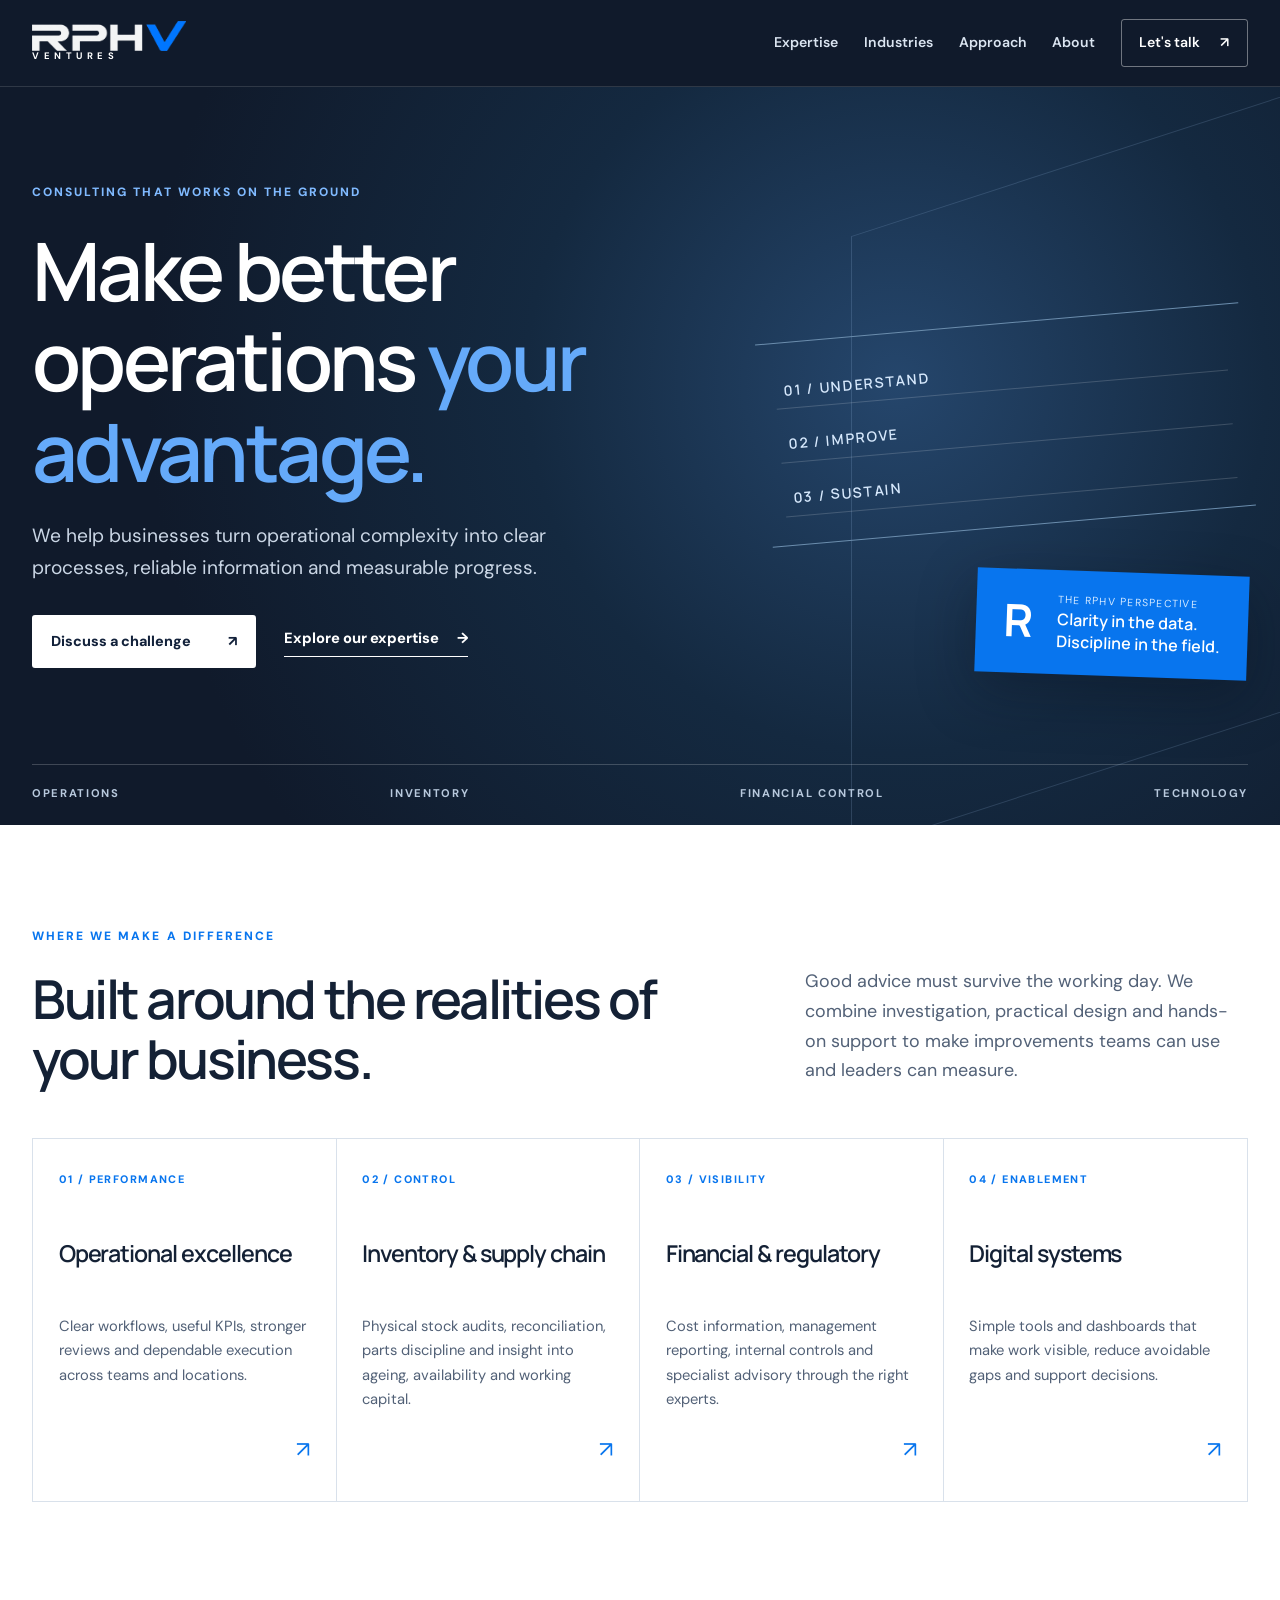
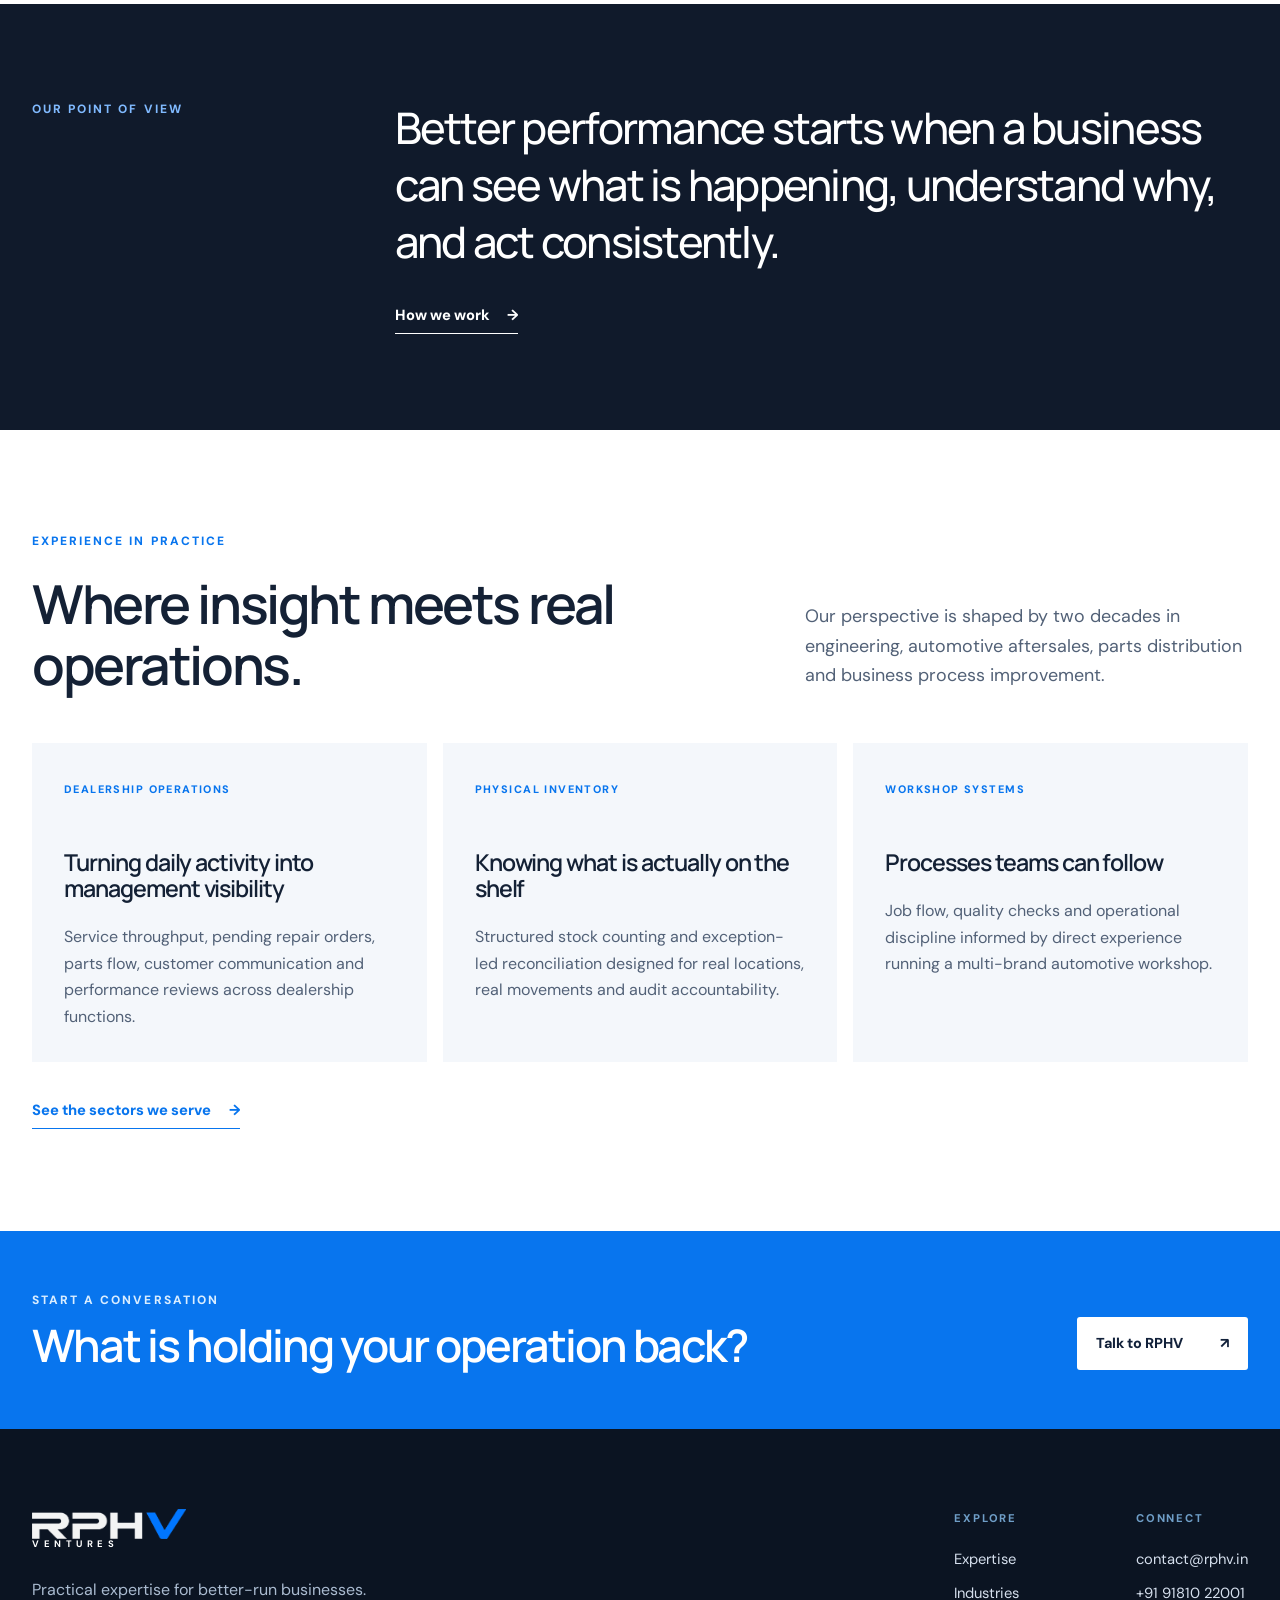
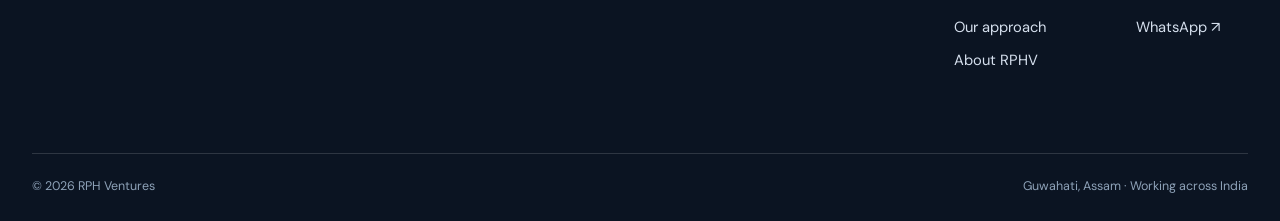
<file: index.html>
<!doctype html>
<html lang="en"><head><meta charset="utf-8"><meta name="viewport" content="width=device-width, initial-scale=1">
<title>Operational improvement that stays improved | RPH Ventures</title><meta name="description" content="RPH Ventures helps businesses strengthen operations, inventory control, financial visibility and execution.">
<link rel="canonical" href="https://rphv.in/"><meta name="theme-color" content="#101a2b">
<meta property="og:title" content="Operational improvement that stays improved | RPH Ventures"><meta property="og:description" content="RPH Ventures helps businesses strengthen operations, inventory control, financial visibility and execution."><meta property="og:type" content="website"><meta property="og:url" content="https://rphv.in/">
<link rel="icon" href="/assets/favicon.svg" type="image/svg+xml"><link rel="stylesheet" href="/assets/site.css"><script src="/assets/site.js" defer></script>
</head><body>
<a class="skip" href="#main">Skip to content</a>
<header class="site-header"><div class="wrap header-inner"><a class="brand" href="/" aria-label="RPH Ventures, home"><img src="/assets/logo-white.png" alt="RPHV" width="176" height="35"><span>VENTURES</span></a><button class="menu-toggle" aria-controls="site-nav" aria-expanded="false" aria-label="Open menu"><span></span><span></span></button><nav id="site-nav" aria-label="Main navigation"><a href="/expertise/" >Expertise</a><a href="/industries/" >Industries</a><a href="/approach/" >Approach</a><a href="/about/" >About</a><a class="nav-contact" href="/contact/" >Let's talk <span aria-hidden="true">↗</span></a></nav></div></header>
<main id="main">
<section class="hero"><div class="wrap hero-layout"><div class="hero-copy"><p class="eyebrow light">CONSULTING THAT WORKS ON THE GROUND</p><h1>Make better operations <em>your advantage.</em></h1><p class="hero-intro">We help businesses turn operational complexity into clear processes, reliable information and measurable progress.</p><div class="hero-actions"><a class="btn btn-white" href="/contact/">Discuss a challenge <span aria-hidden="true">↗</span></a><a class="text-link light-link" href="/expertise/">Explore our expertise <span aria-hidden="true">→</span></a></div></div><div class="hero-composition" aria-label="From insight to execution"><div class="hero-outline"><span>01 / UNDERSTAND</span><span>02 / IMPROVE</span><span>03 / SUSTAIN</span></div><div class="hero-callout"><span class="callout-mark">R</span><div><small>THE RPHV PERSPECTIVE</small><strong>Clarity in the data.<br>Discipline in the field.</strong></div></div></div></div><div class="wrap hero-foot"><span>OPERATIONS</span><span>INVENTORY</span><span>FINANCIAL CONTROL</span><span>TECHNOLOGY</span></div></section>
<section class="intro-section section"><div class="wrap split-heading"><div><p class="eyebrow">WHERE WE MAKE A DIFFERENCE</p><h2>Built around the realities of your business.</h2></div><p>Good advice must survive the working day. We combine investigation, practical design and hands-on support to make improvements teams can use and leaders can measure.</p></div><div class="wrap service-grid"><a class="service-card" href="/expertise/#operations"><span class="card-index">01 / PERFORMANCE</span><h3>Operational excellence</h3><p>Clear workflows, useful KPIs, stronger reviews and dependable execution across teams and locations.</p><span class="card-arrow" aria-hidden="true">↗</span></a><a class="service-card" href="/expertise/#inventory"><span class="card-index">02 / CONTROL</span><h3>Inventory & supply chain</h3><p>Physical stock audits, reconciliation, parts discipline and insight into ageing, availability and working capital.</p><span class="card-arrow" aria-hidden="true">↗</span></a><a class="service-card" href="/expertise/#finance"><span class="card-index">03 / VISIBILITY</span><h3>Financial & regulatory</h3><p>Cost information, management reporting, internal controls and specialist advisory through the right experts.</p><span class="card-arrow" aria-hidden="true">↗</span></a><a class="service-card" href="/expertise/#digital"><span class="card-index">04 / ENABLEMENT</span><h3>Digital systems</h3><p>Simple tools and dashboards that make work visible, reduce avoidable gaps and support decisions.</p><span class="card-arrow" aria-hidden="true">↗</span></a></div></section>
<section class="statement"><div class="wrap statement-grid"><p class="eyebrow light">OUR POINT OF VIEW</p><div><blockquote>Better performance starts when a business can see what is happening, understand why, and act consistently.</blockquote><a class="text-link light-link" href="/approach/">How we work <span aria-hidden="true">→</span></a></div></div></section>
<section class="section"><div class="wrap split-heading"><div><p class="eyebrow">EXPERIENCE IN PRACTICE</p><h2>Where insight meets real operations.</h2></div><p>Our perspective is shaped by two decades in engineering, automotive aftersales, parts distribution and business process improvement.</p></div><div class="wrap feature-grid"><article class="feature-card"><span>DEALERSHIP OPERATIONS</span><h3>Turning daily activity into management visibility</h3><p>Service throughput, pending repair orders, parts flow, customer communication and performance reviews across dealership functions.</p></article><article class="feature-card"><span>PHYSICAL INVENTORY</span><h3>Knowing what is actually on the shelf</h3><p>Structured stock counting and exception-led reconciliation designed for real locations, real movements and audit accountability.</p></article><article class="feature-card"><span>WORKSHOP SYSTEMS</span><h3>Processes teams can follow</h3><p>Job flow, quality checks and operational discipline informed by direct experience running a multi-brand automotive workshop.</p></article></div><div class="wrap section-end"><a class="text-link" href="/industries/">See the sectors we serve <span aria-hidden="true">→</span></a></div></section>
<section class="cta-band"><div class="wrap cta-inner"><div><p class="eyebrow light">START A CONVERSATION</p><h2>What is holding your operation back?</h2></div><a class="btn btn-white" href="/contact/">Talk to RPHV <span aria-hidden="true">↗</span></a></div></section></main>
<footer class="site-footer"><div class="wrap"><div class="footer-top"><div><a class="brand footer-brand" href="/" aria-label="RPH Ventures, home"><img src="/assets/logo-white.png" alt="RPHV" width="176" height="35"><span>VENTURES</span></a><p>Practical expertise for better-run businesses.</p></div><div class="footer-links"><div><span class="footer-label">EXPLORE</span><a href="/expertise/">Expertise</a><a href="/industries/">Industries</a><a href="/approach/">Our approach</a><a href="/about/">About RPHV</a></div><div><span class="footer-label">CONNECT</span><a href="mailto:contact@rphv.in">contact@rphv.in</a><a href="tel:+919181022001">+91 91810 22001</a><a href="https://wa.me/919181022001" target="_blank" rel="noopener noreferrer">WhatsApp ↗</a></div></div></div><div class="footer-bottom"><span>© 2026 RPH Ventures</span><span>Guwahati, Assam · Working across India</span></div></div></footer>
</body></html>
</file>
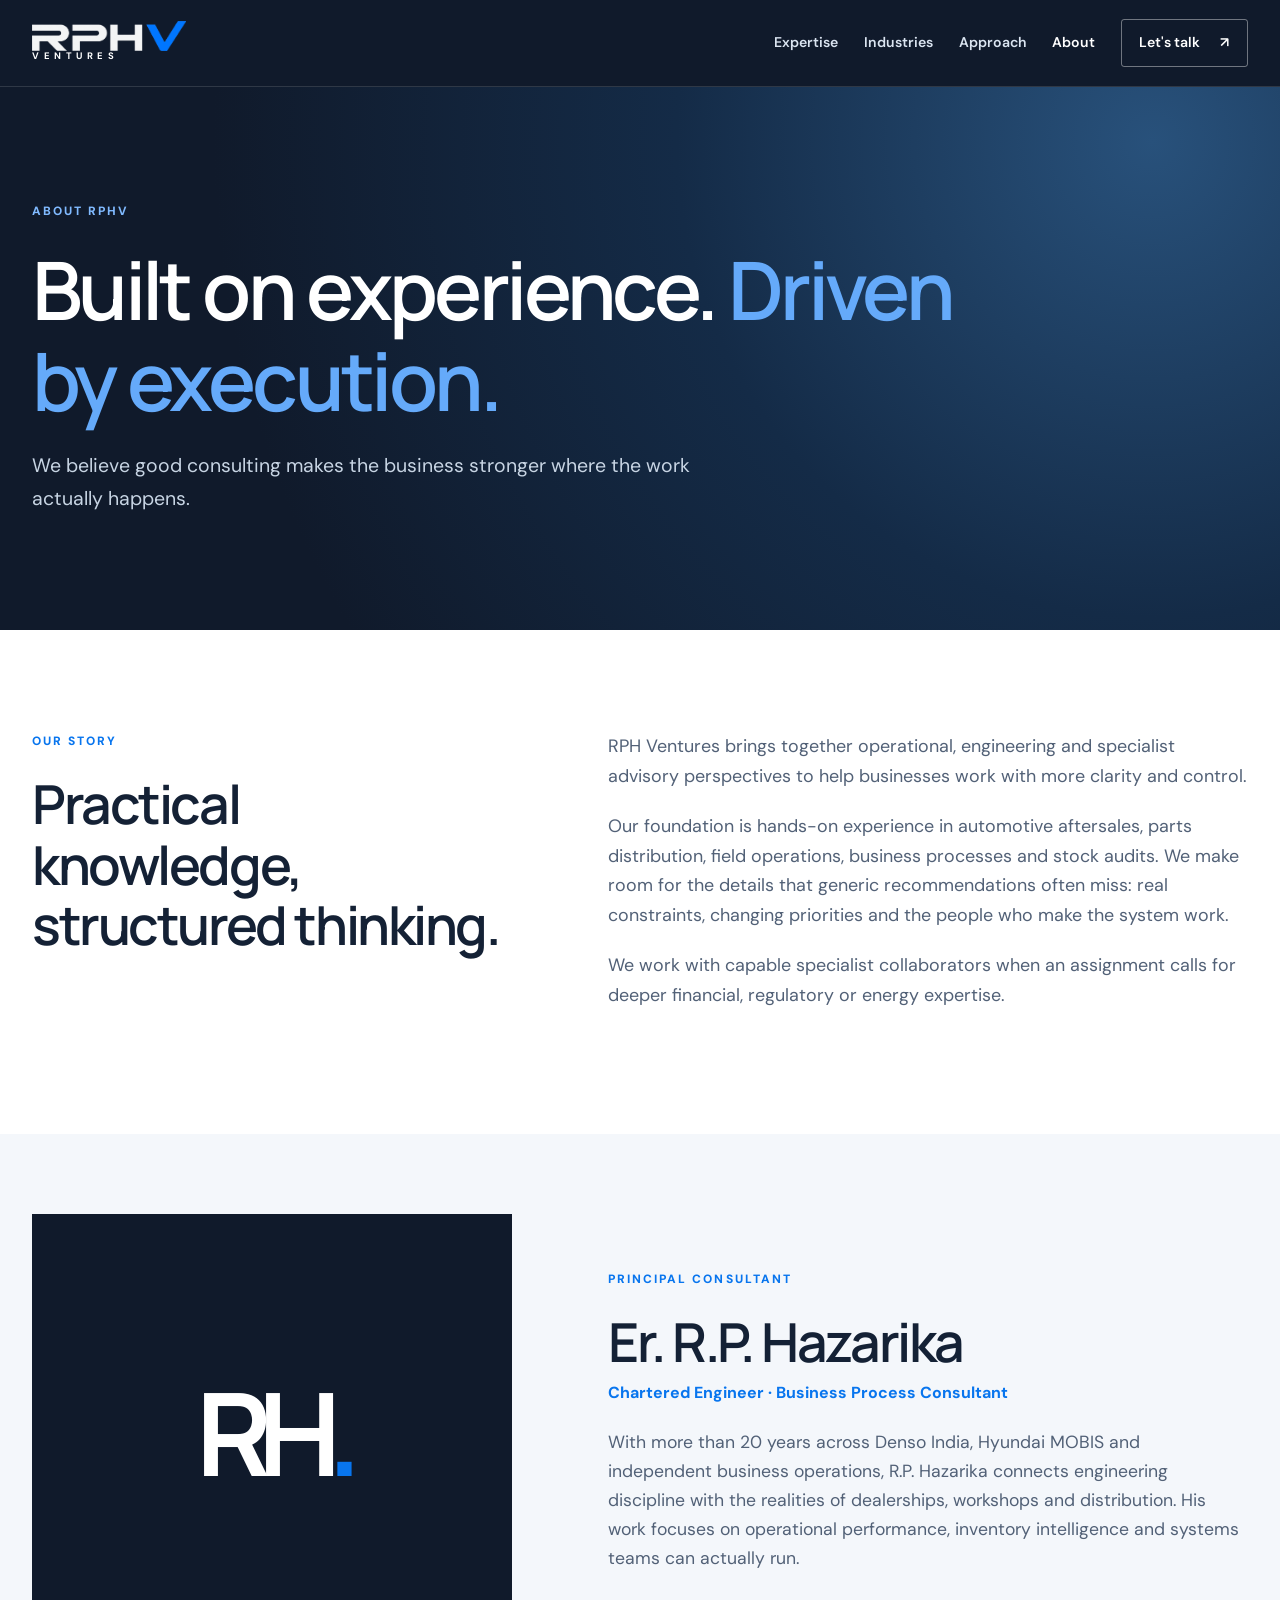
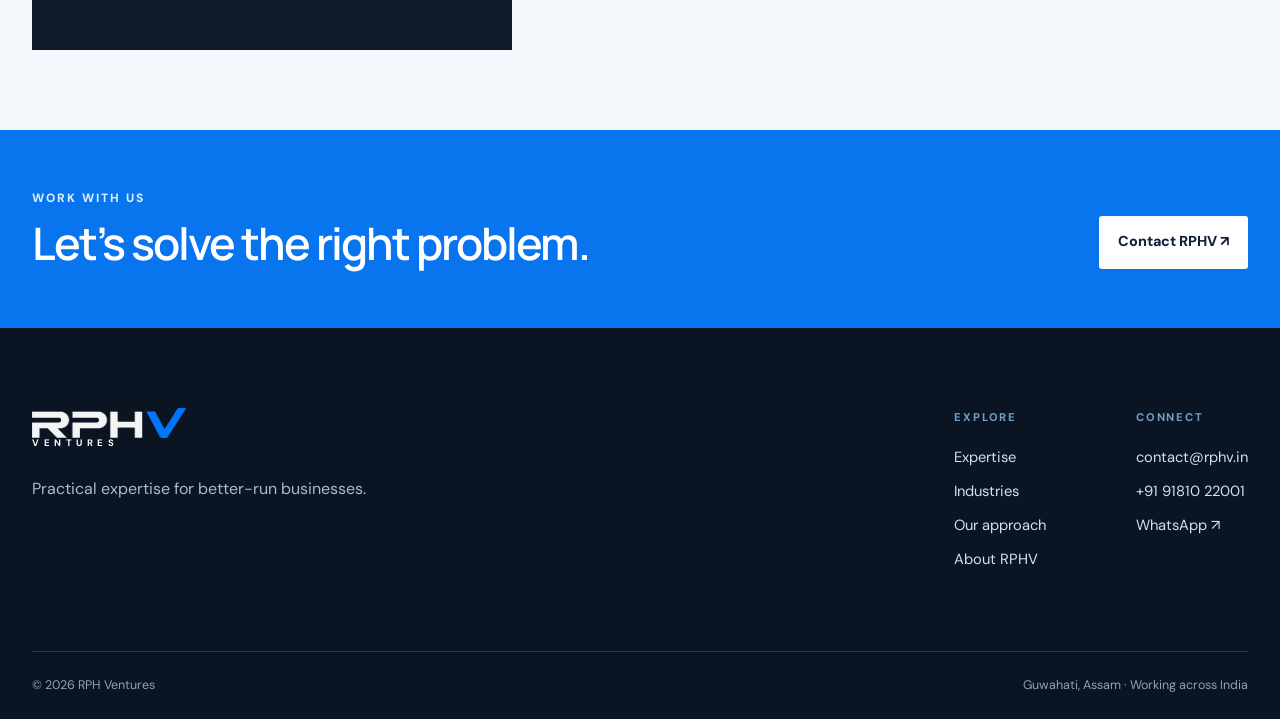
<file: about/index.html>
<!doctype html>
<html lang="en"><head><meta charset="utf-8"><meta name="viewport" content="width=device-width, initial-scale=1">
<title>About | RPH Ventures</title><meta name="description" content="Meet RPH Ventures and principal consultant Er. R.P. Hazarika, a Chartered Engineer with over two decades of experience.">
<link rel="canonical" href="https://rphv.in/about/"><meta name="theme-color" content="#101a2b">
<meta property="og:title" content="About | RPH Ventures"><meta property="og:description" content="Meet RPH Ventures and principal consultant Er. R.P. Hazarika, a Chartered Engineer with over two decades of experience."><meta property="og:type" content="website"><meta property="og:url" content="https://rphv.in/about/">
<link rel="icon" href="/assets/favicon.svg" type="image/svg+xml"><link rel="stylesheet" href="/assets/site.css"><script src="/assets/site.js" defer></script>
</head><body>
<a class="skip" href="#main">Skip to content</a>
<header class="site-header"><div class="wrap header-inner"><a class="brand" href="/" aria-label="RPH Ventures, home"><img src="/assets/logo-white.png" alt="RPHV" width="176" height="35"><span>VENTURES</span></a><button class="menu-toggle" aria-controls="site-nav" aria-expanded="false" aria-label="Open menu"><span></span><span></span></button><nav id="site-nav" aria-label="Main navigation"><a href="/expertise/" >Expertise</a><a href="/industries/" >Industries</a><a href="/approach/" >Approach</a><a href="/about/" aria-current="page">About</a><a class="nav-contact" href="/contact/" >Let's talk <span aria-hidden="true">↗</span></a></nav></div></header>
<main id="main">
<section class="page-hero"><div class="wrap"><p class="eyebrow light">ABOUT RPHV</p><h1>Built on experience. <em>Driven by execution.</em></h1><p>We believe good consulting makes the business stronger where the work actually happens.</p></div></section><section class="section"><div class="wrap about-grid"><div><p class="eyebrow">OUR STORY</p><h2>Practical knowledge, structured thinking.</h2></div><div class="rich-text"><p>RPH Ventures brings together operational, engineering and specialist advisory perspectives to help businesses work with more clarity and control.</p><p>Our foundation is hands-on experience in automotive aftersales, parts distribution, field operations, business processes and stock audits. We make room for the details that generic recommendations often miss: real constraints, changing priorities and the people who make the system work.</p><p>We work with capable specialist collaborators when an assignment calls for deeper financial, regulatory or energy expertise.</p></div></div></section><section class="leader-section"><div class="wrap leader-grid"><div class="leader-monogram" aria-hidden="true">RH<span>.</span></div><div><p class="eyebrow">PRINCIPAL CONSULTANT</p><h2>Er. R.P. Hazarika</h2><p class="leader-role">Chartered Engineer · Business Process Consultant</p><p>With more than 20 years across Denso India, Hyundai MOBIS and independent business operations, R.P. Hazarika connects engineering discipline with the realities of dealerships, workshops and distribution. His work focuses on operational performance, inventory intelligence and systems teams can actually run.</p></div></div></section><section class="cta-band"><div class="wrap cta-inner"><div><p class="eyebrow light">WORK WITH US</p><h2>Let’s solve the right problem.</h2></div><a class="btn btn-white" href="/contact/">Contact RPHV ↗</a></div></section></main>
<footer class="site-footer"><div class="wrap"><div class="footer-top"><div><a class="brand footer-brand" href="/" aria-label="RPH Ventures, home"><img src="/assets/logo-white.png" alt="RPHV" width="176" height="35"><span>VENTURES</span></a><p>Practical expertise for better-run businesses.</p></div><div class="footer-links"><div><span class="footer-label">EXPLORE</span><a href="/expertise/">Expertise</a><a href="/industries/">Industries</a><a href="/approach/">Our approach</a><a href="/about/">About RPHV</a></div><div><span class="footer-label">CONNECT</span><a href="mailto:contact@rphv.in">contact@rphv.in</a><a href="tel:+919181022001">+91 91810 22001</a><a href="https://wa.me/919181022001" target="_blank" rel="noopener noreferrer">WhatsApp ↗</a></div></div></div><div class="footer-bottom"><span>© 2026 RPH Ventures</span><span>Guwahati, Assam · Working across India</span></div></div></footer>
</body></html>
</file>
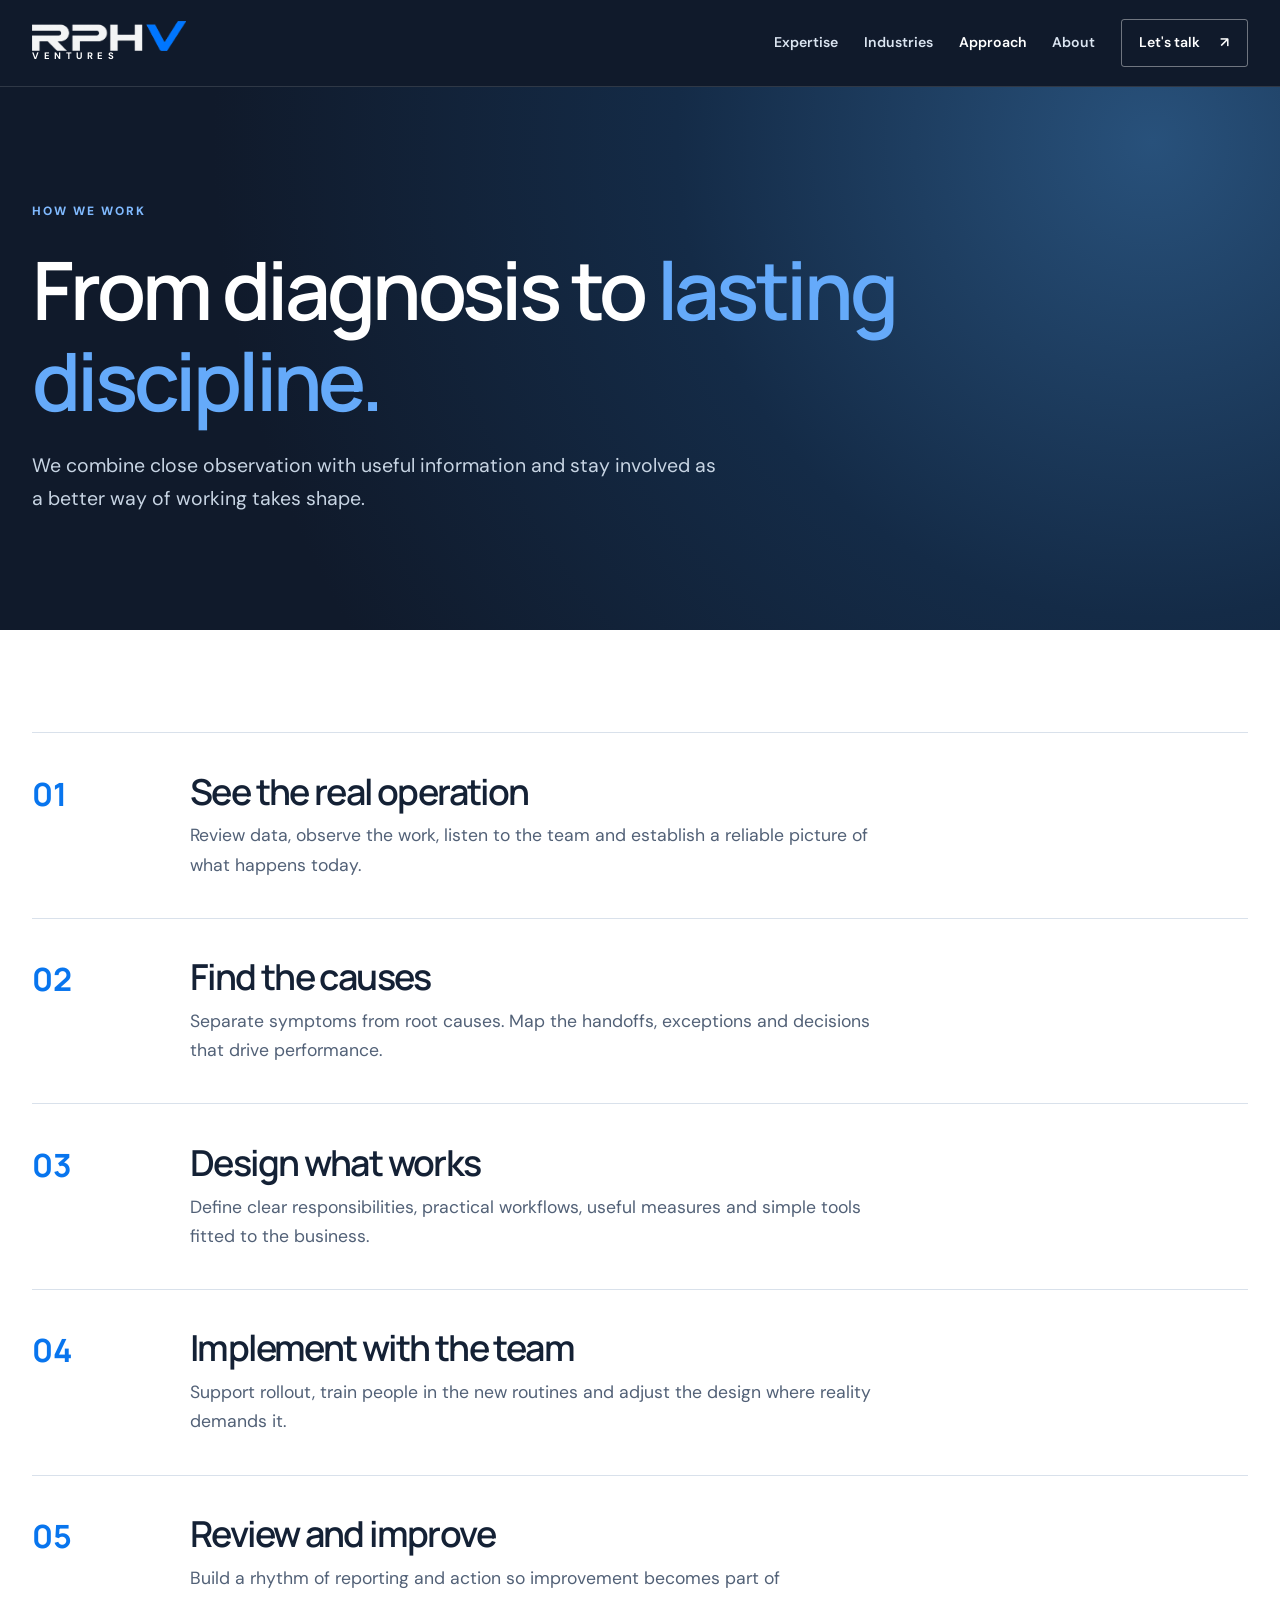
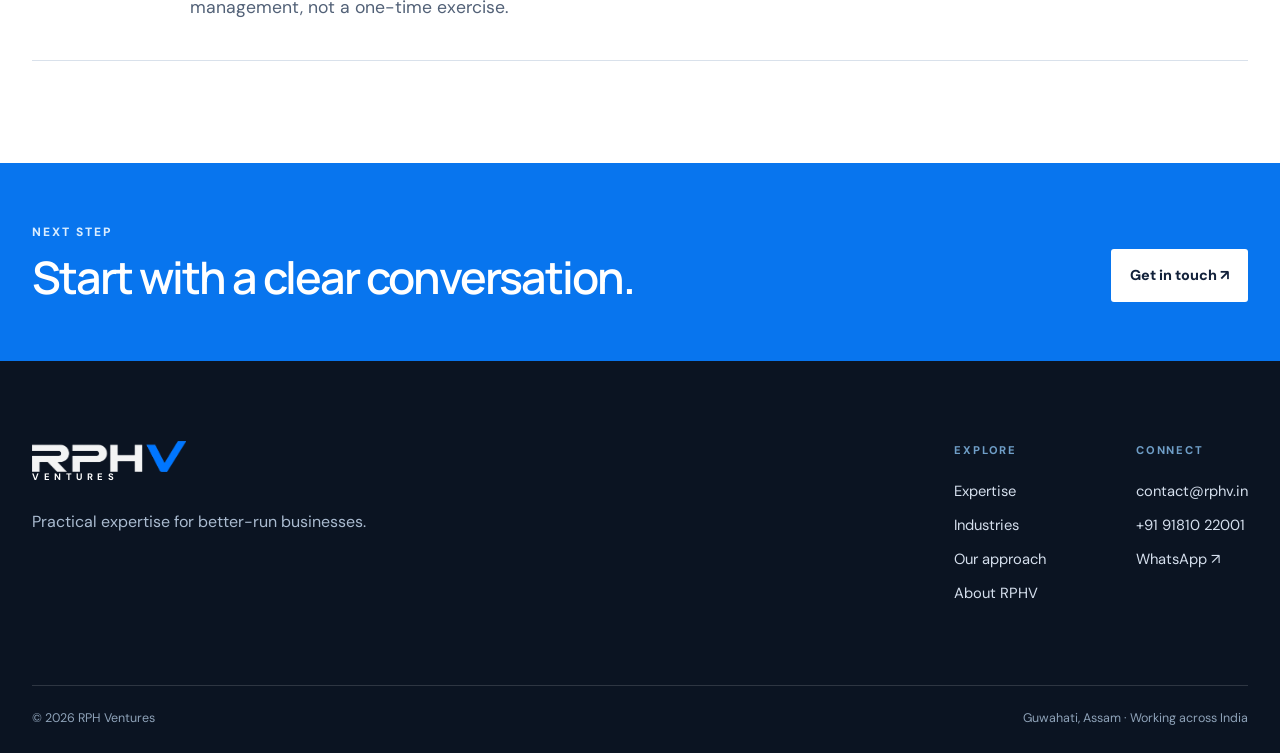
<file: approach/index.html>
<!doctype html>
<html lang="en"><head><meta charset="utf-8"><meta name="viewport" content="width=device-width, initial-scale=1">
<title>Our approach | RPH Ventures</title><meta name="description" content="RPH Ventures follows a practical cycle of diagnosis, design, implementation and management review.">
<link rel="canonical" href="https://rphv.in/approach/"><meta name="theme-color" content="#101a2b">
<meta property="og:title" content="Our approach | RPH Ventures"><meta property="og:description" content="RPH Ventures follows a practical cycle of diagnosis, design, implementation and management review."><meta property="og:type" content="website"><meta property="og:url" content="https://rphv.in/approach/">
<link rel="icon" href="/assets/favicon.svg" type="image/svg+xml"><link rel="stylesheet" href="/assets/site.css"><script src="/assets/site.js" defer></script>
</head><body>
<a class="skip" href="#main">Skip to content</a>
<header class="site-header"><div class="wrap header-inner"><a class="brand" href="/" aria-label="RPH Ventures, home"><img src="/assets/logo-white.png" alt="RPHV" width="176" height="35"><span>VENTURES</span></a><button class="menu-toggle" aria-controls="site-nav" aria-expanded="false" aria-label="Open menu"><span></span><span></span></button><nav id="site-nav" aria-label="Main navigation"><a href="/expertise/" >Expertise</a><a href="/industries/" >Industries</a><a href="/approach/" aria-current="page">Approach</a><a href="/about/" >About</a><a class="nav-contact" href="/contact/" >Let's talk <span aria-hidden="true">↗</span></a></nav></div></header>
<main id="main">
<section class="page-hero"><div class="wrap"><p class="eyebrow light">HOW WE WORK</p><h1>From diagnosis to <em>lasting discipline.</em></h1><p>We combine close observation with useful information and stay involved as a better way of working takes shape.</p></div></section><section class="section"><div class="wrap approach-list"><article><span>01</span><div><h2>See the real operation</h2><p>Review data, observe the work, listen to the team and establish a reliable picture of what happens today.</p></div></article><article><span>02</span><div><h2>Find the causes</h2><p>Separate symptoms from root causes. Map the handoffs, exceptions and decisions that drive performance.</p></div></article><article><span>03</span><div><h2>Design what works</h2><p>Define clear responsibilities, practical workflows, useful measures and simple tools fitted to the business.</p></div></article><article><span>04</span><div><h2>Implement with the team</h2><p>Support rollout, train people in the new routines and adjust the design where reality demands it.</p></div></article><article><span>05</span><div><h2>Review and improve</h2><p>Build a rhythm of reporting and action so improvement becomes part of management, not a one-time exercise.</p></div></article></div></section><section class="cta-band"><div class="wrap cta-inner"><div><p class="eyebrow light">NEXT STEP</p><h2>Start with a clear conversation.</h2></div><a class="btn btn-white" href="/contact/">Get in touch ↗</a></div></section></main>
<footer class="site-footer"><div class="wrap"><div class="footer-top"><div><a class="brand footer-brand" href="/" aria-label="RPH Ventures, home"><img src="/assets/logo-white.png" alt="RPHV" width="176" height="35"><span>VENTURES</span></a><p>Practical expertise for better-run businesses.</p></div><div class="footer-links"><div><span class="footer-label">EXPLORE</span><a href="/expertise/">Expertise</a><a href="/industries/">Industries</a><a href="/approach/">Our approach</a><a href="/about/">About RPHV</a></div><div><span class="footer-label">CONNECT</span><a href="mailto:contact@rphv.in">contact@rphv.in</a><a href="tel:+919181022001">+91 91810 22001</a><a href="https://wa.me/919181022001" target="_blank" rel="noopener noreferrer">WhatsApp ↗</a></div></div></div><div class="footer-bottom"><span>© 2026 RPH Ventures</span><span>Guwahati, Assam · Working across India</span></div></div></footer>
</body></html>
</file>
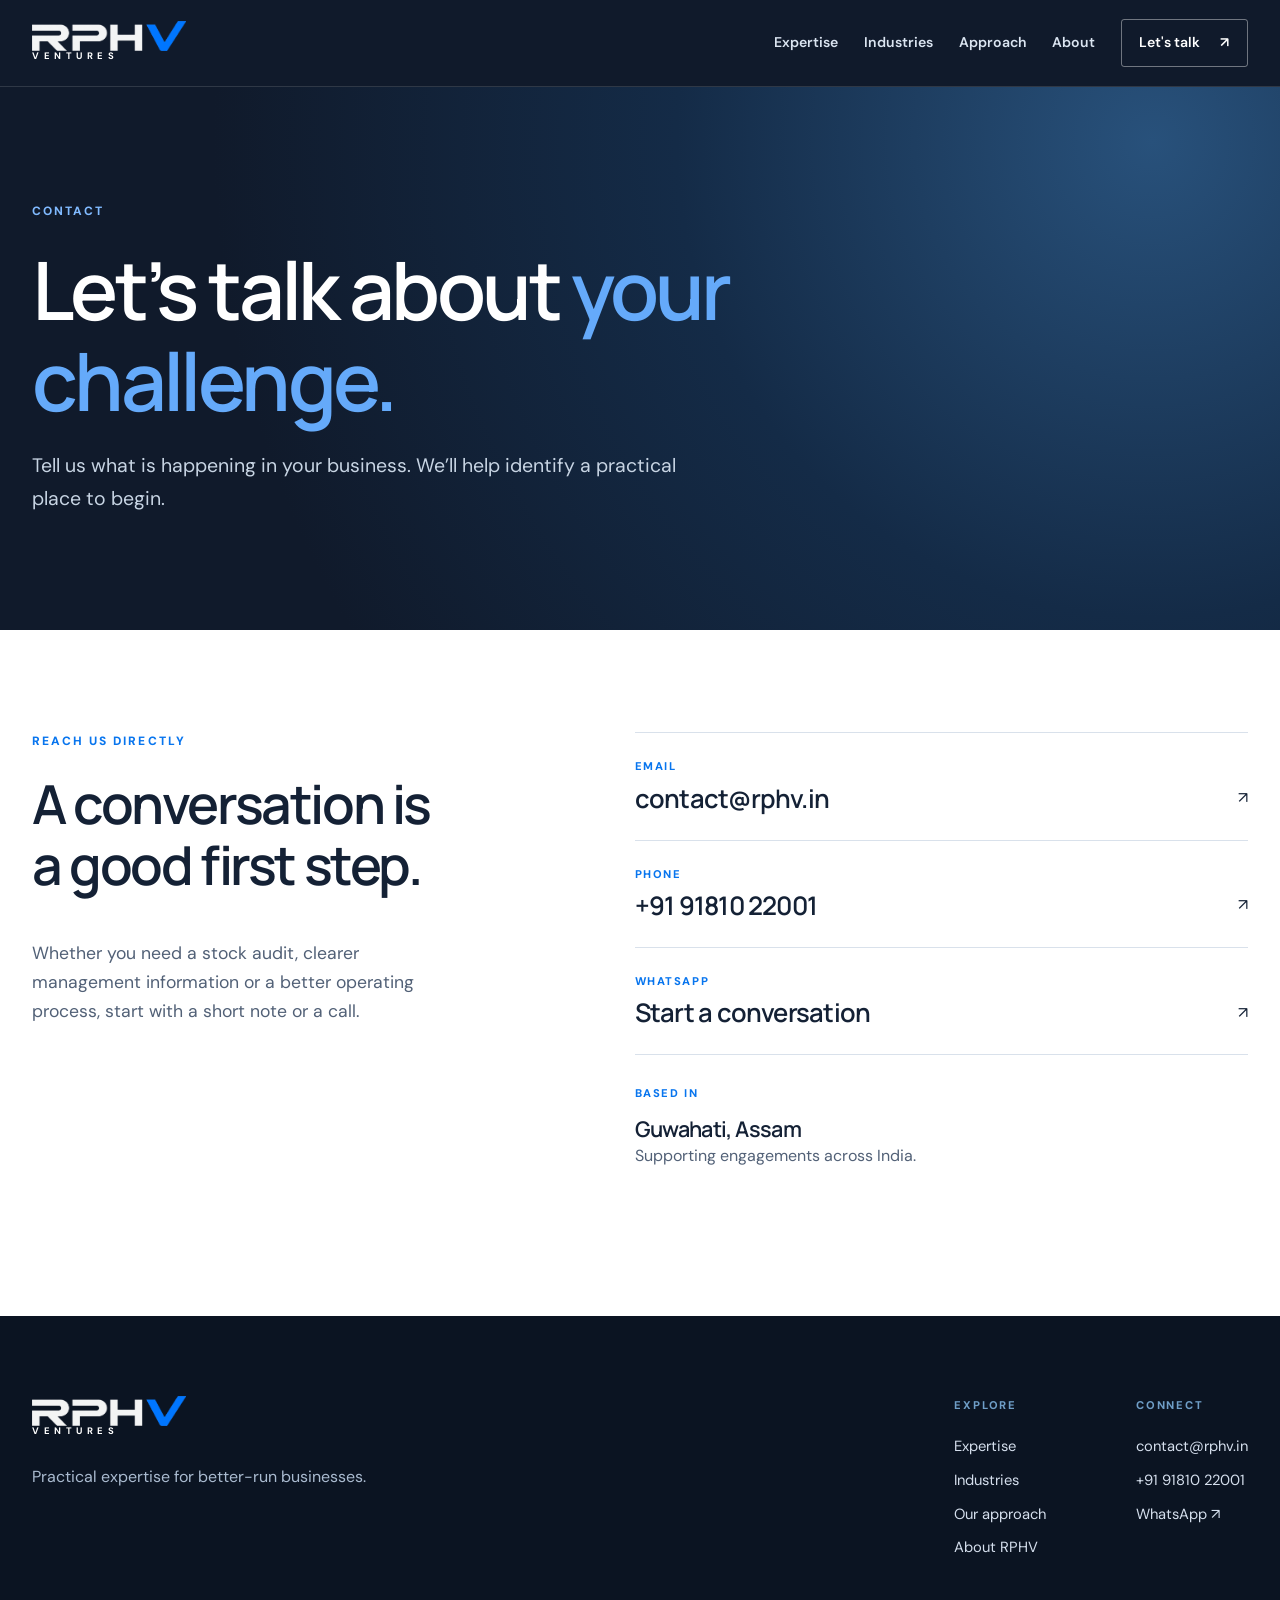
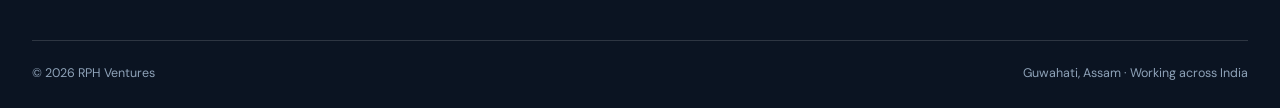
<file: contact/index.html>
<!doctype html>
<html lang="en"><head><meta charset="utf-8"><meta name="viewport" content="width=device-width, initial-scale=1">
<title>Contact | RPH Ventures</title><meta name="description" content="Contact RPH Ventures in Guwahati for operations consulting, inventory audits and business process improvement.">
<link rel="canonical" href="https://rphv.in/contact/"><meta name="theme-color" content="#101a2b">
<meta property="og:title" content="Contact | RPH Ventures"><meta property="og:description" content="Contact RPH Ventures in Guwahati for operations consulting, inventory audits and business process improvement."><meta property="og:type" content="website"><meta property="og:url" content="https://rphv.in/contact/">
<link rel="icon" href="/assets/favicon.svg" type="image/svg+xml"><link rel="stylesheet" href="/assets/site.css"><script src="/assets/site.js" defer></script>
</head><body>
<a class="skip" href="#main">Skip to content</a>
<header class="site-header"><div class="wrap header-inner"><a class="brand" href="/" aria-label="RPH Ventures, home"><img src="/assets/logo-white.png" alt="RPHV" width="176" height="35"><span>VENTURES</span></a><button class="menu-toggle" aria-controls="site-nav" aria-expanded="false" aria-label="Open menu"><span></span><span></span></button><nav id="site-nav" aria-label="Main navigation"><a href="/expertise/" >Expertise</a><a href="/industries/" >Industries</a><a href="/approach/" >Approach</a><a href="/about/" >About</a><a class="nav-contact" href="/contact/" aria-current="page">Let's talk <span aria-hidden="true">↗</span></a></nav></div></header>
<main id="main">
<section class="page-hero"><div class="wrap"><p class="eyebrow light">CONTACT</p><h1>Let’s talk about <em>your challenge.</em></h1><p>Tell us what is happening in your business. We’ll help identify a practical place to begin.</p></div></section><section class="section"><div class="wrap contact-grid"><div><p class="eyebrow">REACH US DIRECTLY</p><h2>A conversation is a good first step.</h2><p>Whether you need a stock audit, clearer management information or a better operating process, start with a short note or a call.</p></div><div class="contact-options"><a href="mailto:contact@rphv.in?subject=Consultation%20enquiry%20%E2%80%94%20RPH%20Ventures"><span>EMAIL</span><strong>contact@rphv.in</strong><span aria-hidden="true">↗</span></a><a href="tel:+919181022001"><span>PHONE</span><strong>+91 91810 22001</strong><span aria-hidden="true">↗</span></a><a href="https://wa.me/919181022001?text=Hello%20RPHV%2C%20I%20would%20like%20to%20discuss%20a%20business%20requirement." target="_blank" rel="noopener noreferrer"><span>WHATSAPP</span><strong>Start a conversation</strong><span aria-hidden="true">↗</span></a><div class="contact-location"><span>BASED IN</span><strong>Guwahati, Assam</strong><p>Supporting engagements across India.</p></div></div></div></section></main>
<footer class="site-footer"><div class="wrap"><div class="footer-top"><div><a class="brand footer-brand" href="/" aria-label="RPH Ventures, home"><img src="/assets/logo-white.png" alt="RPHV" width="176" height="35"><span>VENTURES</span></a><p>Practical expertise for better-run businesses.</p></div><div class="footer-links"><div><span class="footer-label">EXPLORE</span><a href="/expertise/">Expertise</a><a href="/industries/">Industries</a><a href="/approach/">Our approach</a><a href="/about/">About RPHV</a></div><div><span class="footer-label">CONNECT</span><a href="mailto:contact@rphv.in">contact@rphv.in</a><a href="tel:+919181022001">+91 91810 22001</a><a href="https://wa.me/919181022001" target="_blank" rel="noopener noreferrer">WhatsApp ↗</a></div></div></div><div class="footer-bottom"><span>© 2026 RPH Ventures</span><span>Guwahati, Assam · Working across India</span></div></div></footer>
</body></html>
</file>
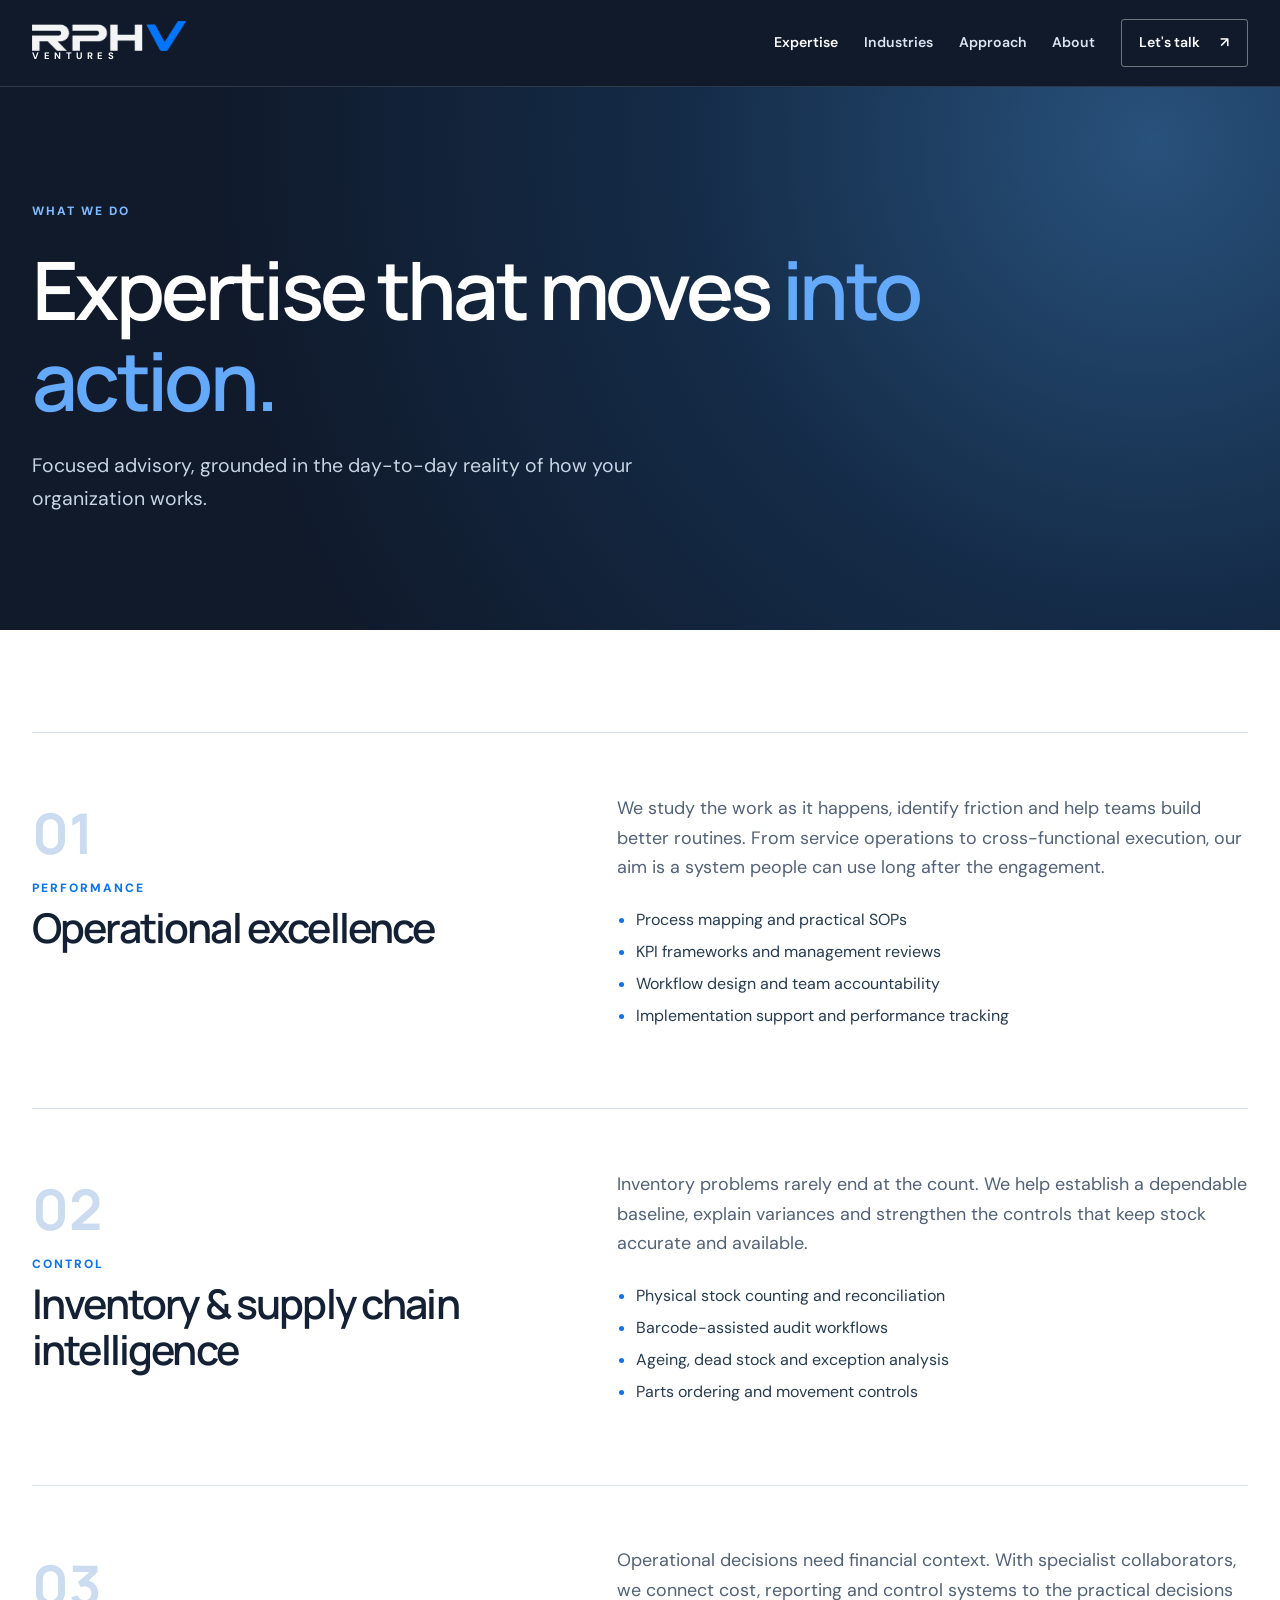
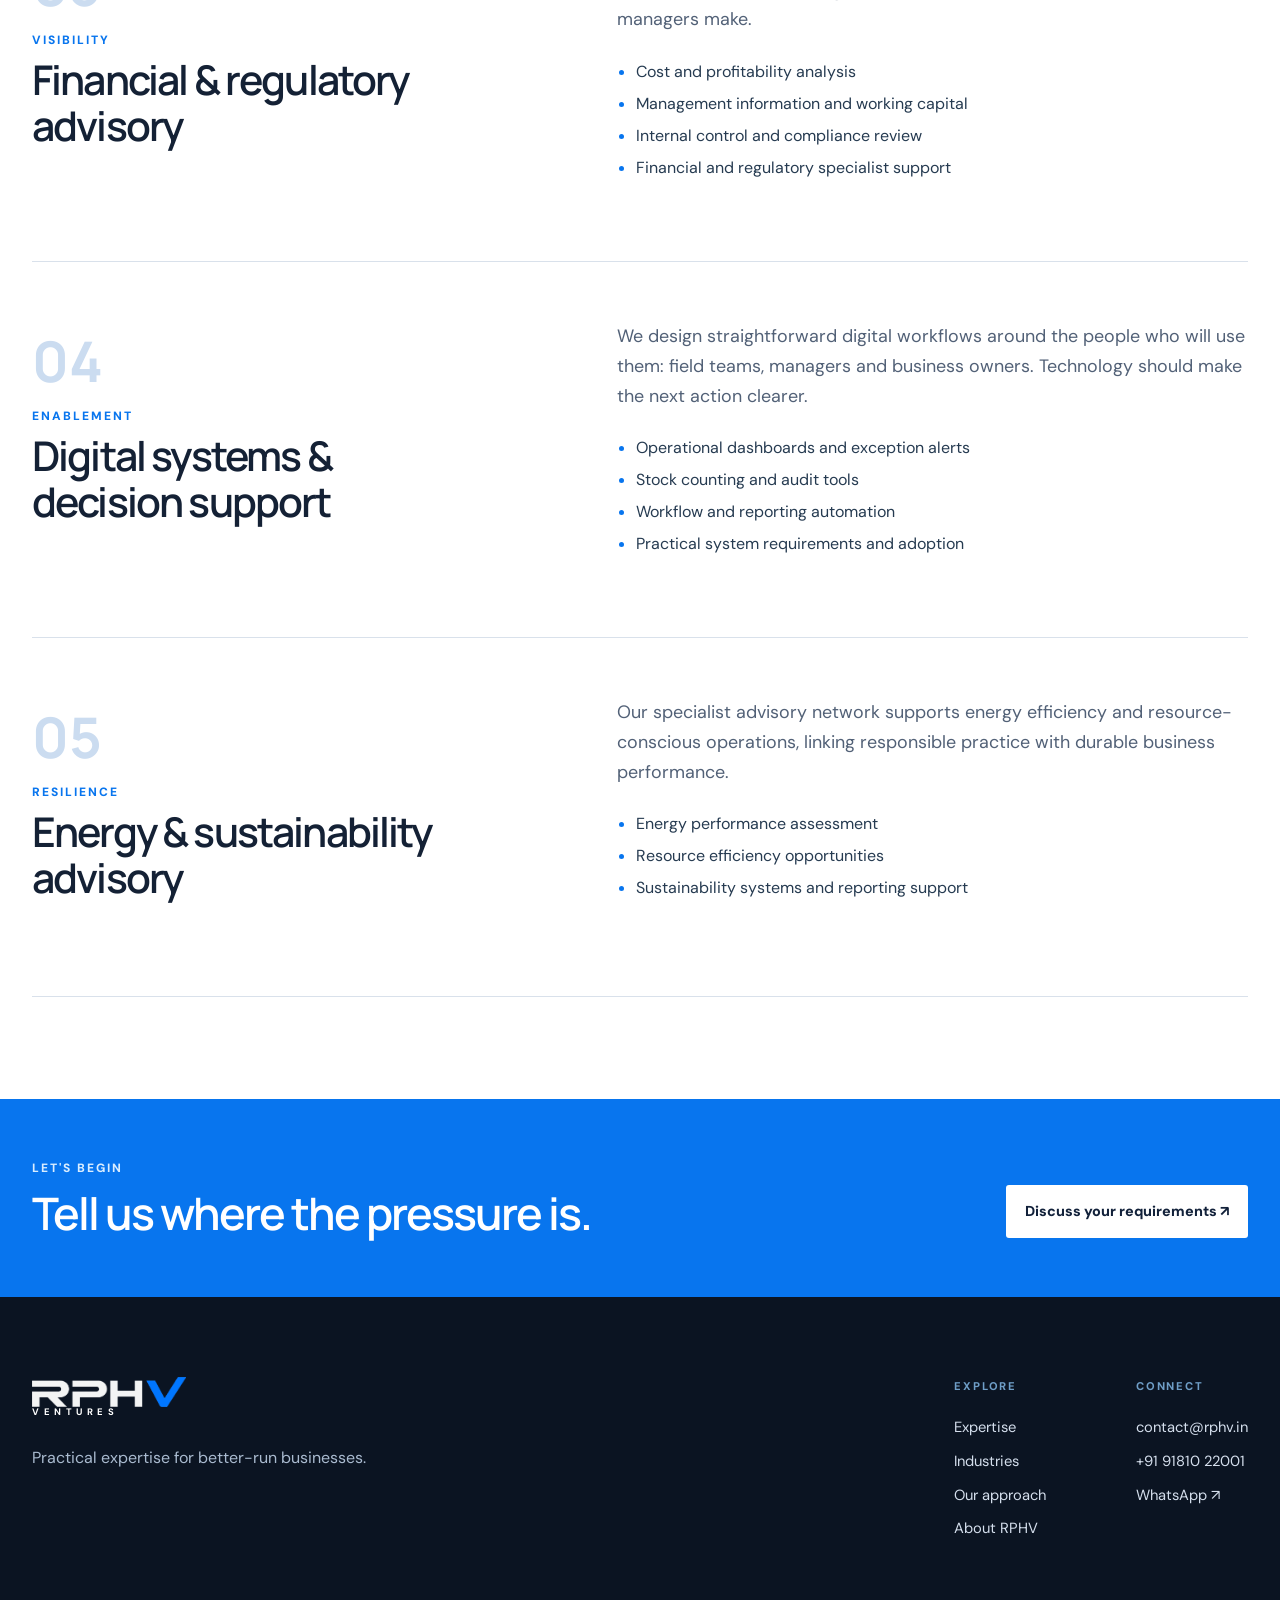
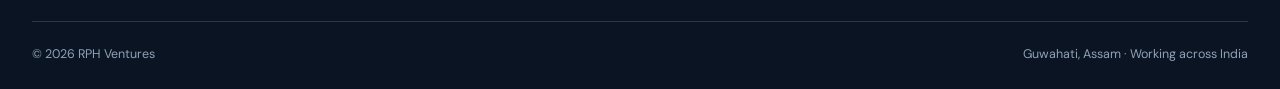
<file: expertise/index.html>
<!doctype html>
<html lang="en"><head><meta charset="utf-8"><meta name="viewport" content="width=device-width, initial-scale=1">
<title>Expertise | RPH Ventures</title><meta name="description" content="Explore RPH Ventures consulting in operational excellence, stock audits, financial control, digital systems and sustainability.">
<link rel="canonical" href="https://rphv.in/expertise/"><meta name="theme-color" content="#101a2b">
<meta property="og:title" content="Expertise | RPH Ventures"><meta property="og:description" content="Explore RPH Ventures consulting in operational excellence, stock audits, financial control, digital systems and sustainability."><meta property="og:type" content="website"><meta property="og:url" content="https://rphv.in/expertise/">
<link rel="icon" href="/assets/favicon.svg" type="image/svg+xml"><link rel="stylesheet" href="/assets/site.css"><script src="/assets/site.js" defer></script>
</head><body>
<a class="skip" href="#main">Skip to content</a>
<header class="site-header"><div class="wrap header-inner"><a class="brand" href="/" aria-label="RPH Ventures, home"><img src="/assets/logo-white.png" alt="RPHV" width="176" height="35"><span>VENTURES</span></a><button class="menu-toggle" aria-controls="site-nav" aria-expanded="false" aria-label="Open menu"><span></span><span></span></button><nav id="site-nav" aria-label="Main navigation"><a href="/expertise/" aria-current="page">Expertise</a><a href="/industries/" >Industries</a><a href="/approach/" >Approach</a><a href="/about/" >About</a><a class="nav-contact" href="/contact/" >Let's talk <span aria-hidden="true">↗</span></a></nav></div></header>
<main id="main">
<section class="page-hero"><div class="wrap"><p class="eyebrow light">WHAT WE DO</p><h1>Expertise that moves <em>into action.</em></h1><p>Focused advisory, grounded in the day-to-day reality of how your organization works.</p></div></section>
<section class="section"><div class="wrap practice-list"><article id="operations" class="practice"><div><span class="number">01</span><p class="eyebrow">PERFORMANCE</p><h2>Operational excellence</h2></div><div><p>We study the work as it happens, identify friction and help teams build better routines. From service operations to cross-functional execution, our aim is a system people can use long after the engagement.</p><ul><li>Process mapping and practical SOPs</li><li>KPI frameworks and management reviews</li><li>Workflow design and team accountability</li><li>Implementation support and performance tracking</li></ul></div></article><article id="inventory" class="practice"><div><span class="number">02</span><p class="eyebrow">CONTROL</p><h2>Inventory & supply chain intelligence</h2></div><div><p>Inventory problems rarely end at the count. We help establish a dependable baseline, explain variances and strengthen the controls that keep stock accurate and available.</p><ul><li>Physical stock counting and reconciliation</li><li>Barcode-assisted audit workflows</li><li>Ageing, dead stock and exception analysis</li><li>Parts ordering and movement controls</li></ul></div></article><article id="finance" class="practice"><div><span class="number">03</span><p class="eyebrow">VISIBILITY</p><h2>Financial & regulatory advisory</h2></div><div><p>Operational decisions need financial context. With specialist collaborators, we connect cost, reporting and control systems to the practical decisions managers make.</p><ul><li>Cost and profitability analysis</li><li>Management information and working capital</li><li>Internal control and compliance review</li><li>Financial and regulatory specialist support</li></ul></div></article><article id="digital" class="practice"><div><span class="number">04</span><p class="eyebrow">ENABLEMENT</p><h2>Digital systems & decision support</h2></div><div><p>We design straightforward digital workflows around the people who will use them: field teams, managers and business owners. Technology should make the next action clearer.</p><ul><li>Operational dashboards and exception alerts</li><li>Stock counting and audit tools</li><li>Workflow and reporting automation</li><li>Practical system requirements and adoption</li></ul></div></article><article id="energy" class="practice"><div><span class="number">05</span><p class="eyebrow">RESILIENCE</p><h2>Energy & sustainability advisory</h2></div><div><p>Our specialist advisory network supports energy efficiency and resource-conscious operations, linking responsible practice with durable business performance.</p><ul><li>Energy performance assessment</li><li>Resource efficiency opportunities</li><li>Sustainability systems and reporting support</li></ul></div></article></div></section><section class="cta-band"><div class="wrap cta-inner"><div><p class="eyebrow light">LET'S BEGIN</p><h2>Tell us where the pressure is.</h2></div><a class="btn btn-white" href="/contact/">Discuss your requirements ↗</a></div></section></main>
<footer class="site-footer"><div class="wrap"><div class="footer-top"><div><a class="brand footer-brand" href="/" aria-label="RPH Ventures, home"><img src="/assets/logo-white.png" alt="RPHV" width="176" height="35"><span>VENTURES</span></a><p>Practical expertise for better-run businesses.</p></div><div class="footer-links"><div><span class="footer-label">EXPLORE</span><a href="/expertise/">Expertise</a><a href="/industries/">Industries</a><a href="/approach/">Our approach</a><a href="/about/">About RPHV</a></div><div><span class="footer-label">CONNECT</span><a href="mailto:contact@rphv.in">contact@rphv.in</a><a href="tel:+919181022001">+91 91810 22001</a><a href="https://wa.me/919181022001" target="_blank" rel="noopener noreferrer">WhatsApp ↗</a></div></div></div><div class="footer-bottom"><span>© 2026 RPH Ventures</span><span>Guwahati, Assam · Working across India</span></div></div></footer>
</body></html>
</file>
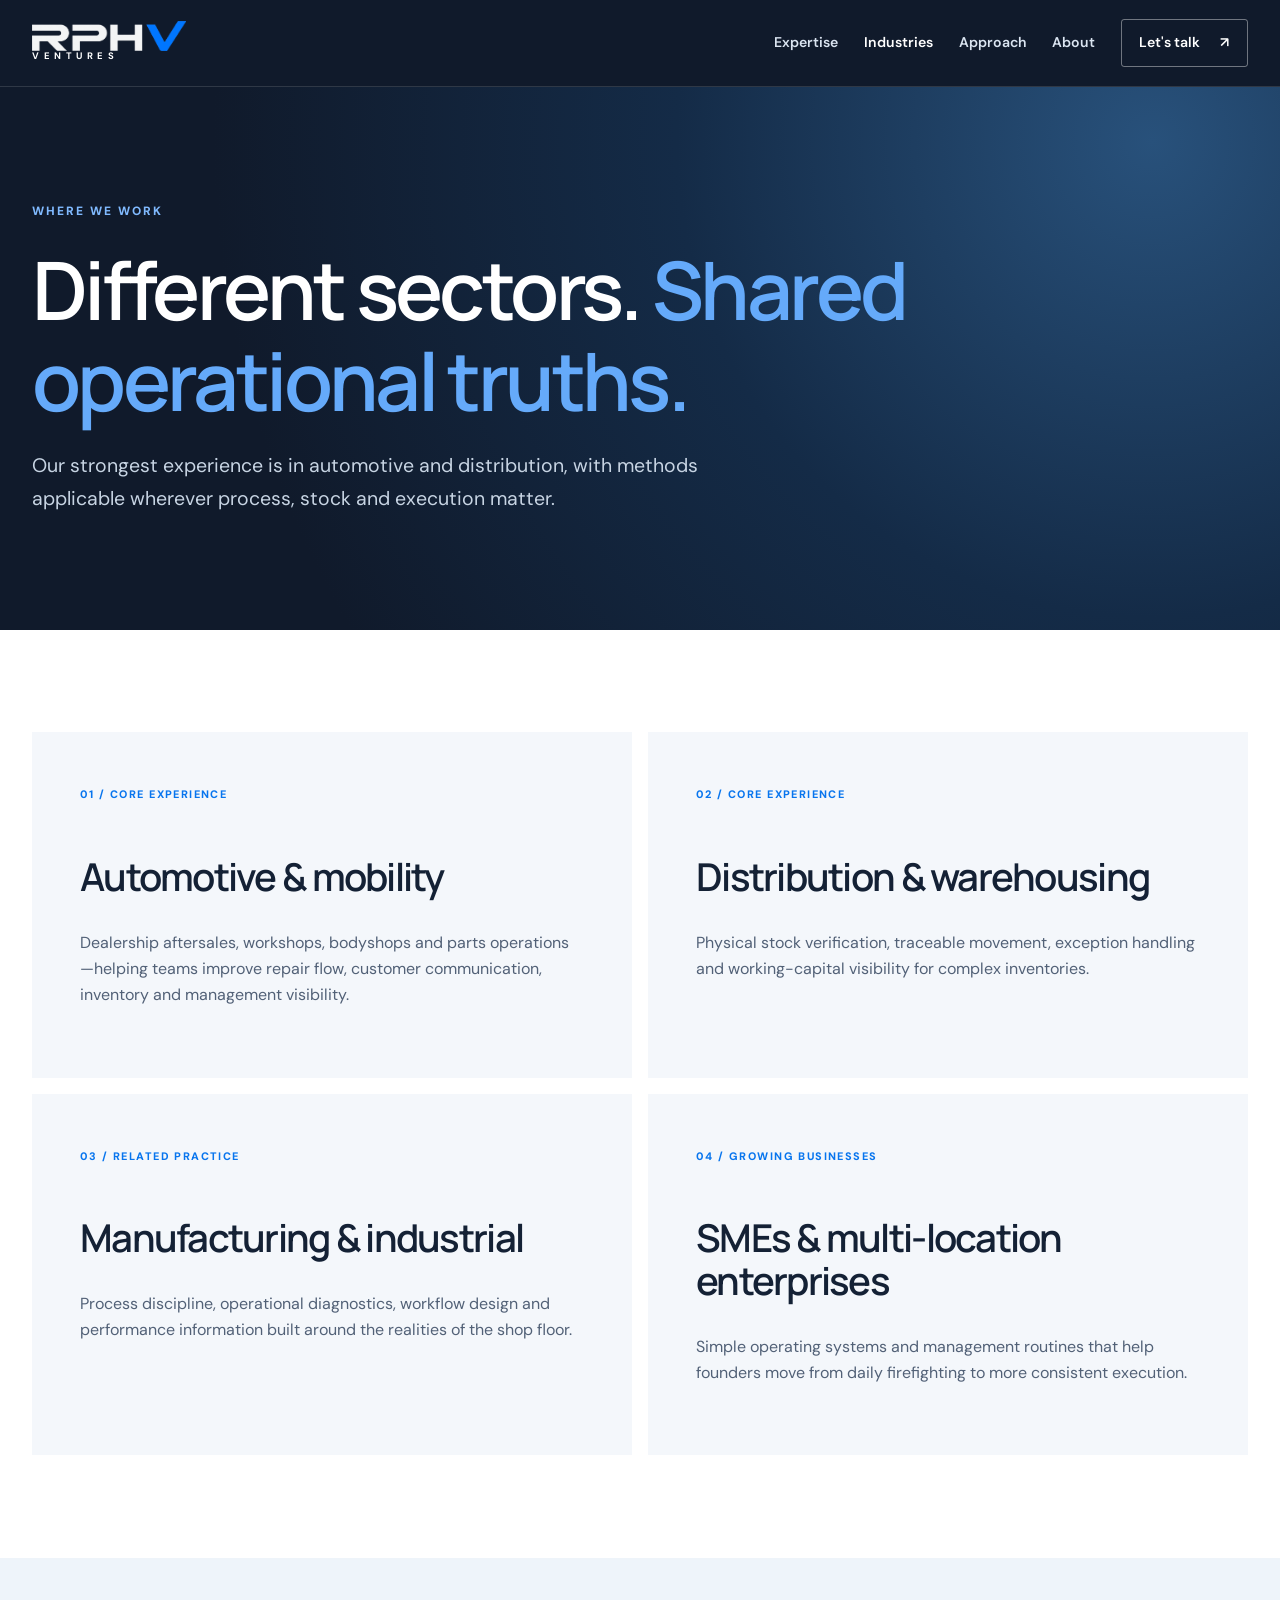
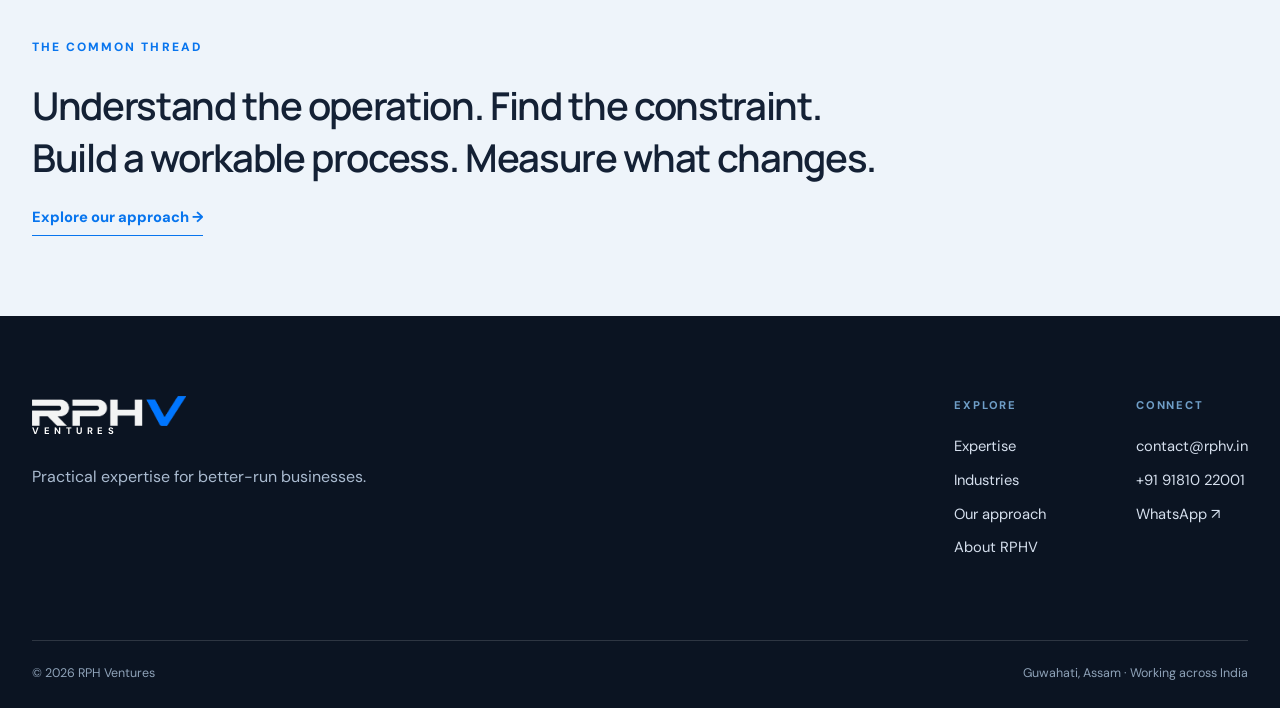
<file: industries/index.html>
<!doctype html>
<html lang="en"><head><meta charset="utf-8"><meta name="viewport" content="width=device-width, initial-scale=1">
<title>Industries | RPH Ventures</title><meta name="description" content="RPH Ventures supports automotive dealerships, workshops, manufacturing, distribution and growing enterprises.">
<link rel="canonical" href="https://rphv.in/industries/"><meta name="theme-color" content="#101a2b">
<meta property="og:title" content="Industries | RPH Ventures"><meta property="og:description" content="RPH Ventures supports automotive dealerships, workshops, manufacturing, distribution and growing enterprises."><meta property="og:type" content="website"><meta property="og:url" content="https://rphv.in/industries/">
<link rel="icon" href="/assets/favicon.svg" type="image/svg+xml"><link rel="stylesheet" href="/assets/site.css"><script src="/assets/site.js" defer></script>
</head><body>
<a class="skip" href="#main">Skip to content</a>
<header class="site-header"><div class="wrap header-inner"><a class="brand" href="/" aria-label="RPH Ventures, home"><img src="/assets/logo-white.png" alt="RPHV" width="176" height="35"><span>VENTURES</span></a><button class="menu-toggle" aria-controls="site-nav" aria-expanded="false" aria-label="Open menu"><span></span><span></span></button><nav id="site-nav" aria-label="Main navigation"><a href="/expertise/" >Expertise</a><a href="/industries/" aria-current="page">Industries</a><a href="/approach/" >Approach</a><a href="/about/" >About</a><a class="nav-contact" href="/contact/" >Let's talk <span aria-hidden="true">↗</span></a></nav></div></header>
<main id="main">
<section class="page-hero"><div class="wrap"><p class="eyebrow light">WHERE WE WORK</p><h1>Different sectors. <em>Shared operational truths.</em></h1><p>Our strongest experience is in automotive and distribution, with methods applicable wherever process, stock and execution matter.</p></div></section><section class="section"><div class="wrap industry-grid"><article><span>01 / CORE EXPERIENCE</span><h2>Automotive & mobility</h2><p>Dealership aftersales, workshops, bodyshops and parts operations—helping teams improve repair flow, customer communication, inventory and management visibility.</p></article><article><span>02 / CORE EXPERIENCE</span><h2>Distribution & warehousing</h2><p>Physical stock verification, traceable movement, exception handling and working-capital visibility for complex inventories.</p></article><article><span>03 / RELATED PRACTICE</span><h2>Manufacturing & industrial</h2><p>Process discipline, operational diagnostics, workflow design and performance information built around the realities of the shop floor.</p></article><article><span>04 / GROWING BUSINESSES</span><h2>SMEs & multi-location enterprises</h2><p>Simple operating systems and management routines that help founders move from daily firefighting to more consistent execution.</p></article></div></section><section class="quote-section"><div class="wrap"><p class="eyebrow">THE COMMON THREAD</p><p>Understand the operation. Find the constraint. Build a workable process. Measure what changes.</p><a class="text-link" href="/approach/">Explore our approach →</a></div></section></main>
<footer class="site-footer"><div class="wrap"><div class="footer-top"><div><a class="brand footer-brand" href="/" aria-label="RPH Ventures, home"><img src="/assets/logo-white.png" alt="RPHV" width="176" height="35"><span>VENTURES</span></a><p>Practical expertise for better-run businesses.</p></div><div class="footer-links"><div><span class="footer-label">EXPLORE</span><a href="/expertise/">Expertise</a><a href="/industries/">Industries</a><a href="/approach/">Our approach</a><a href="/about/">About RPHV</a></div><div><span class="footer-label">CONNECT</span><a href="mailto:contact@rphv.in">contact@rphv.in</a><a href="tel:+919181022001">+91 91810 22001</a><a href="https://wa.me/919181022001" target="_blank" rel="noopener noreferrer">WhatsApp ↗</a></div></div></div><div class="footer-bottom"><span>© 2026 RPH Ventures</span><span>Guwahati, Assam · Working across India</span></div></div></footer>
</body></html>
</file>
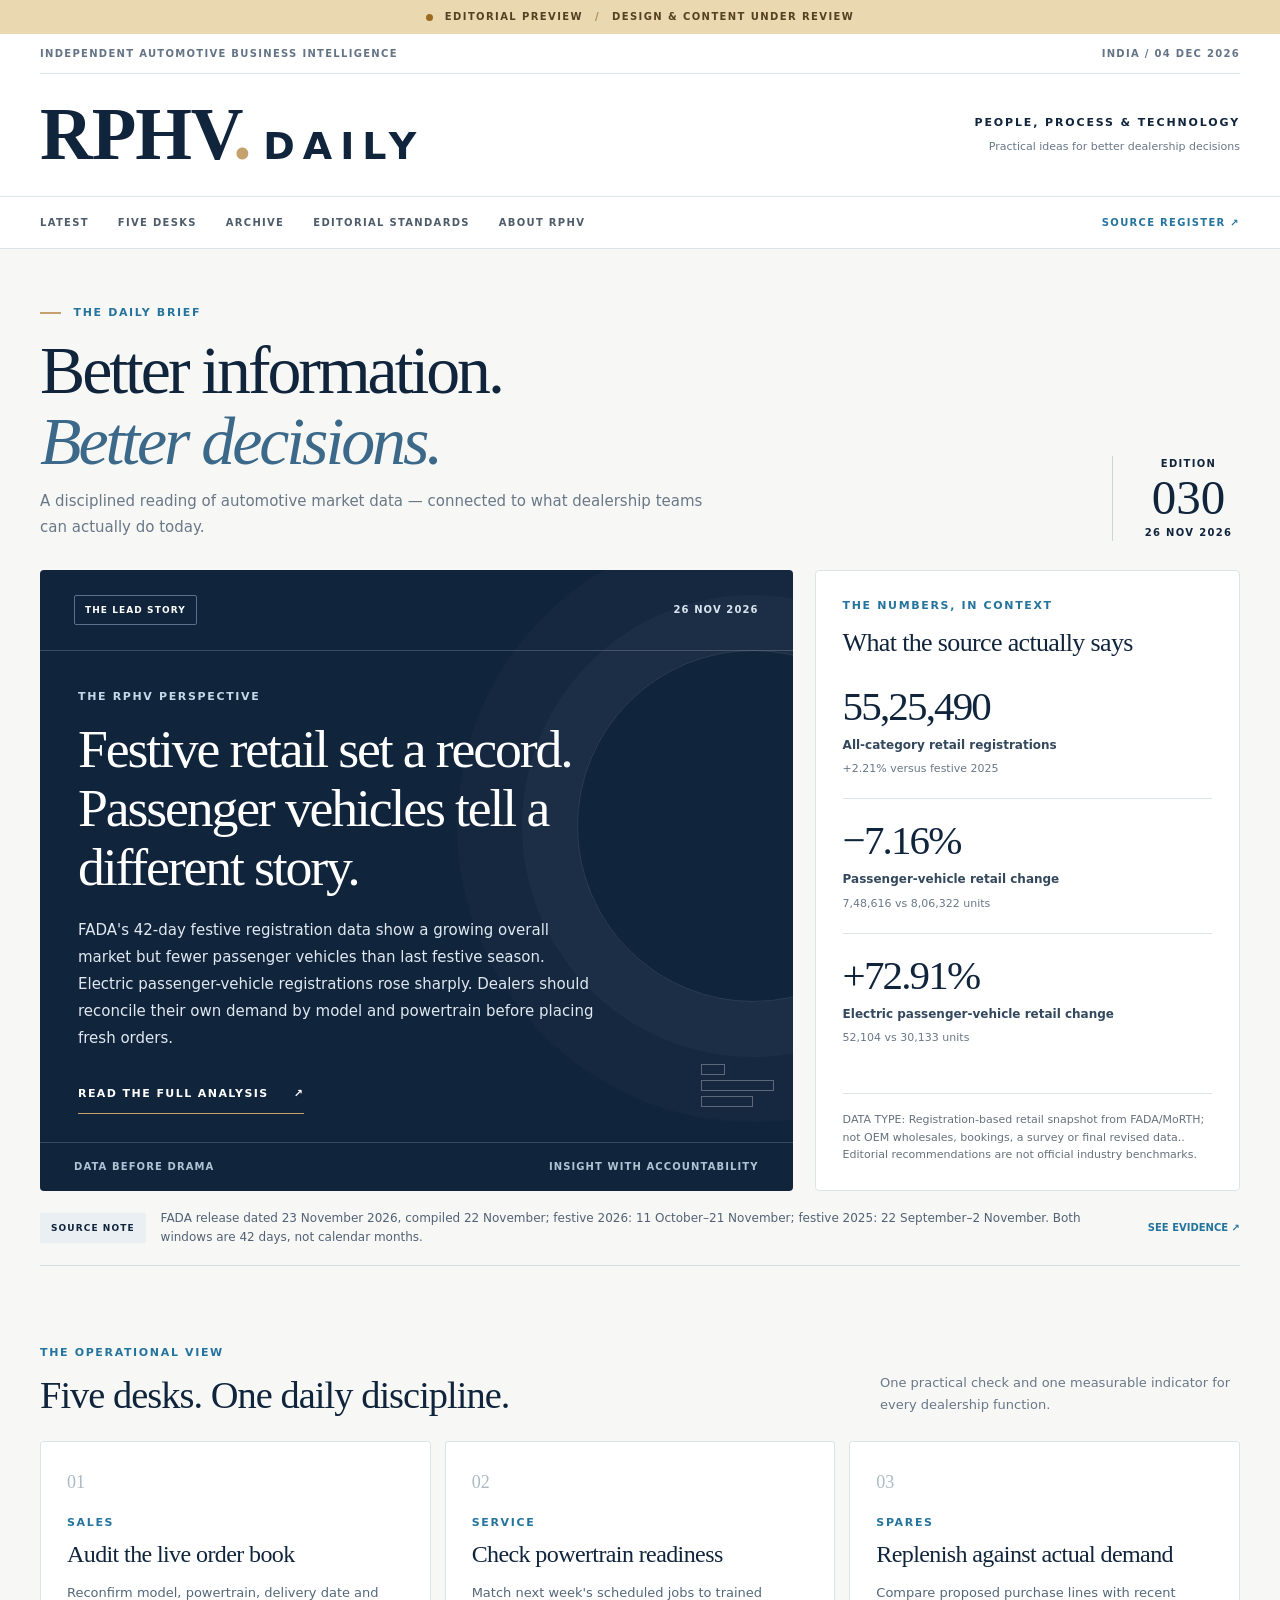
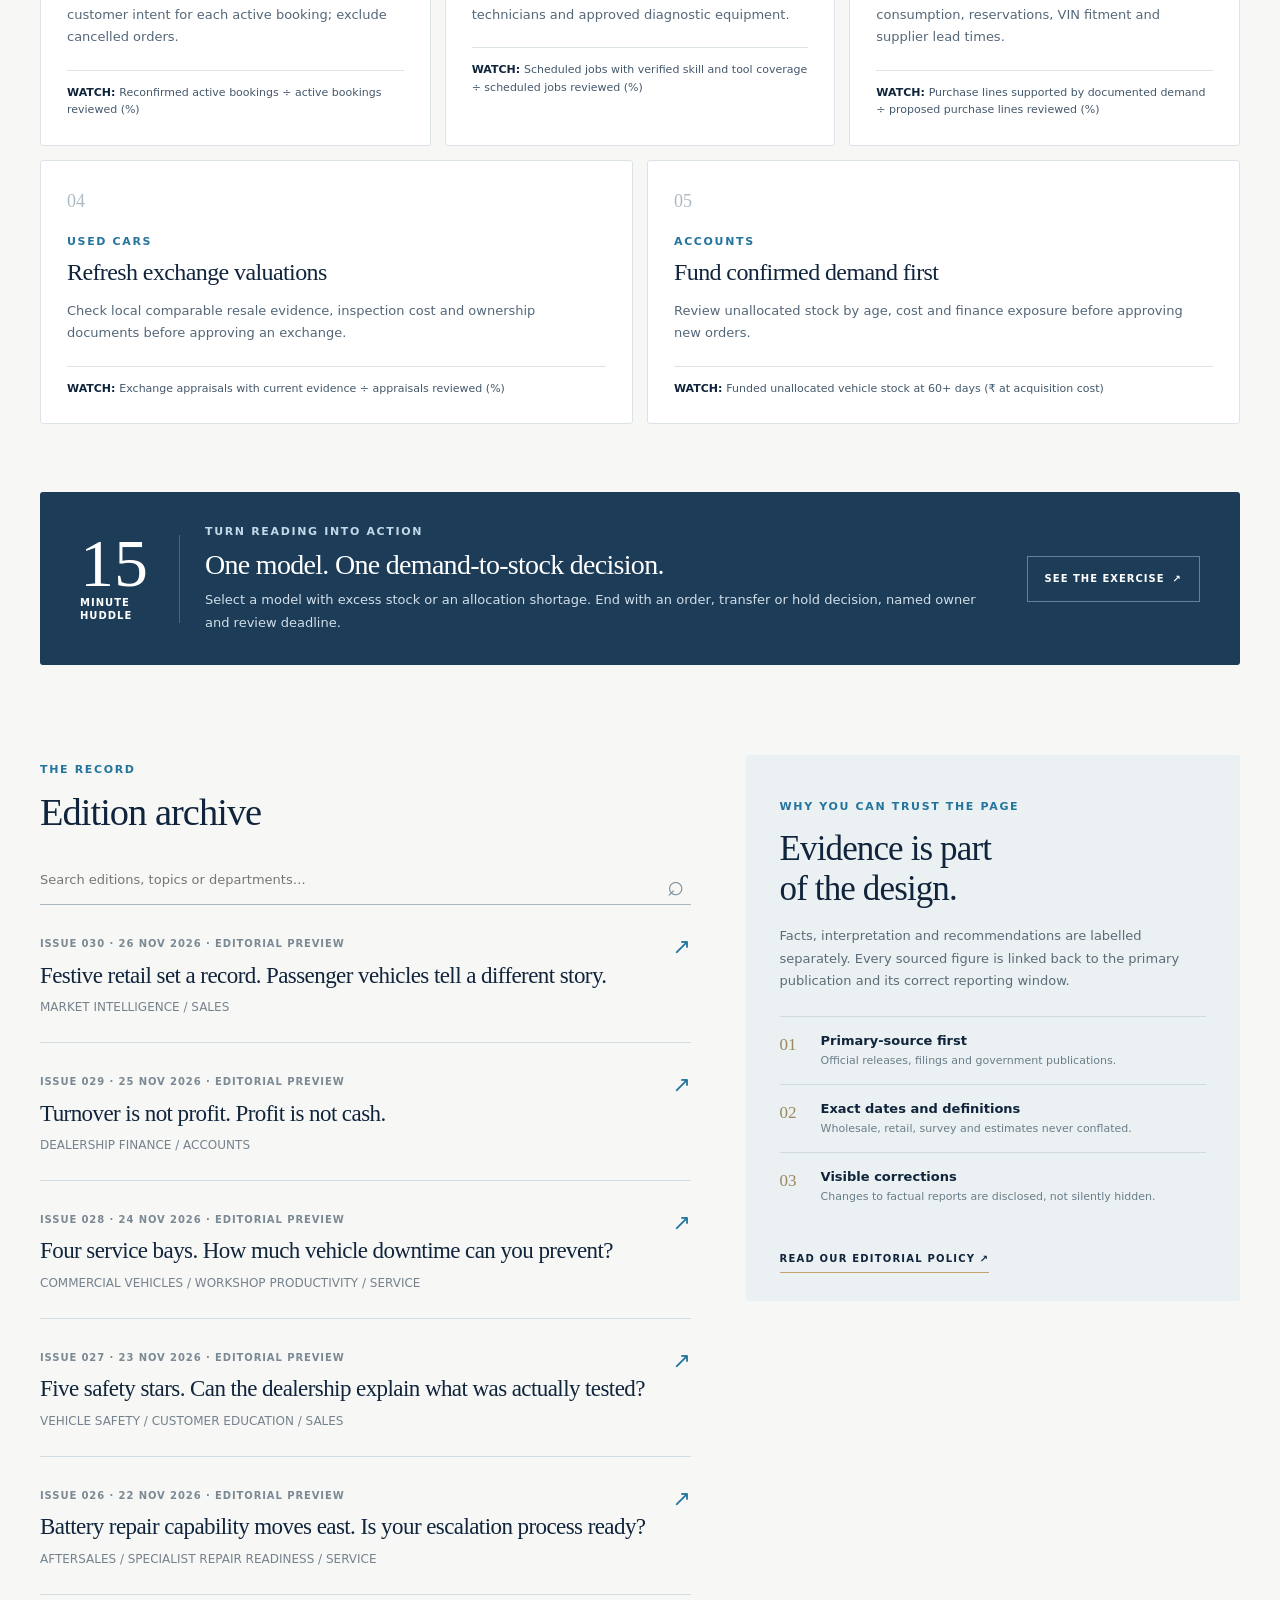
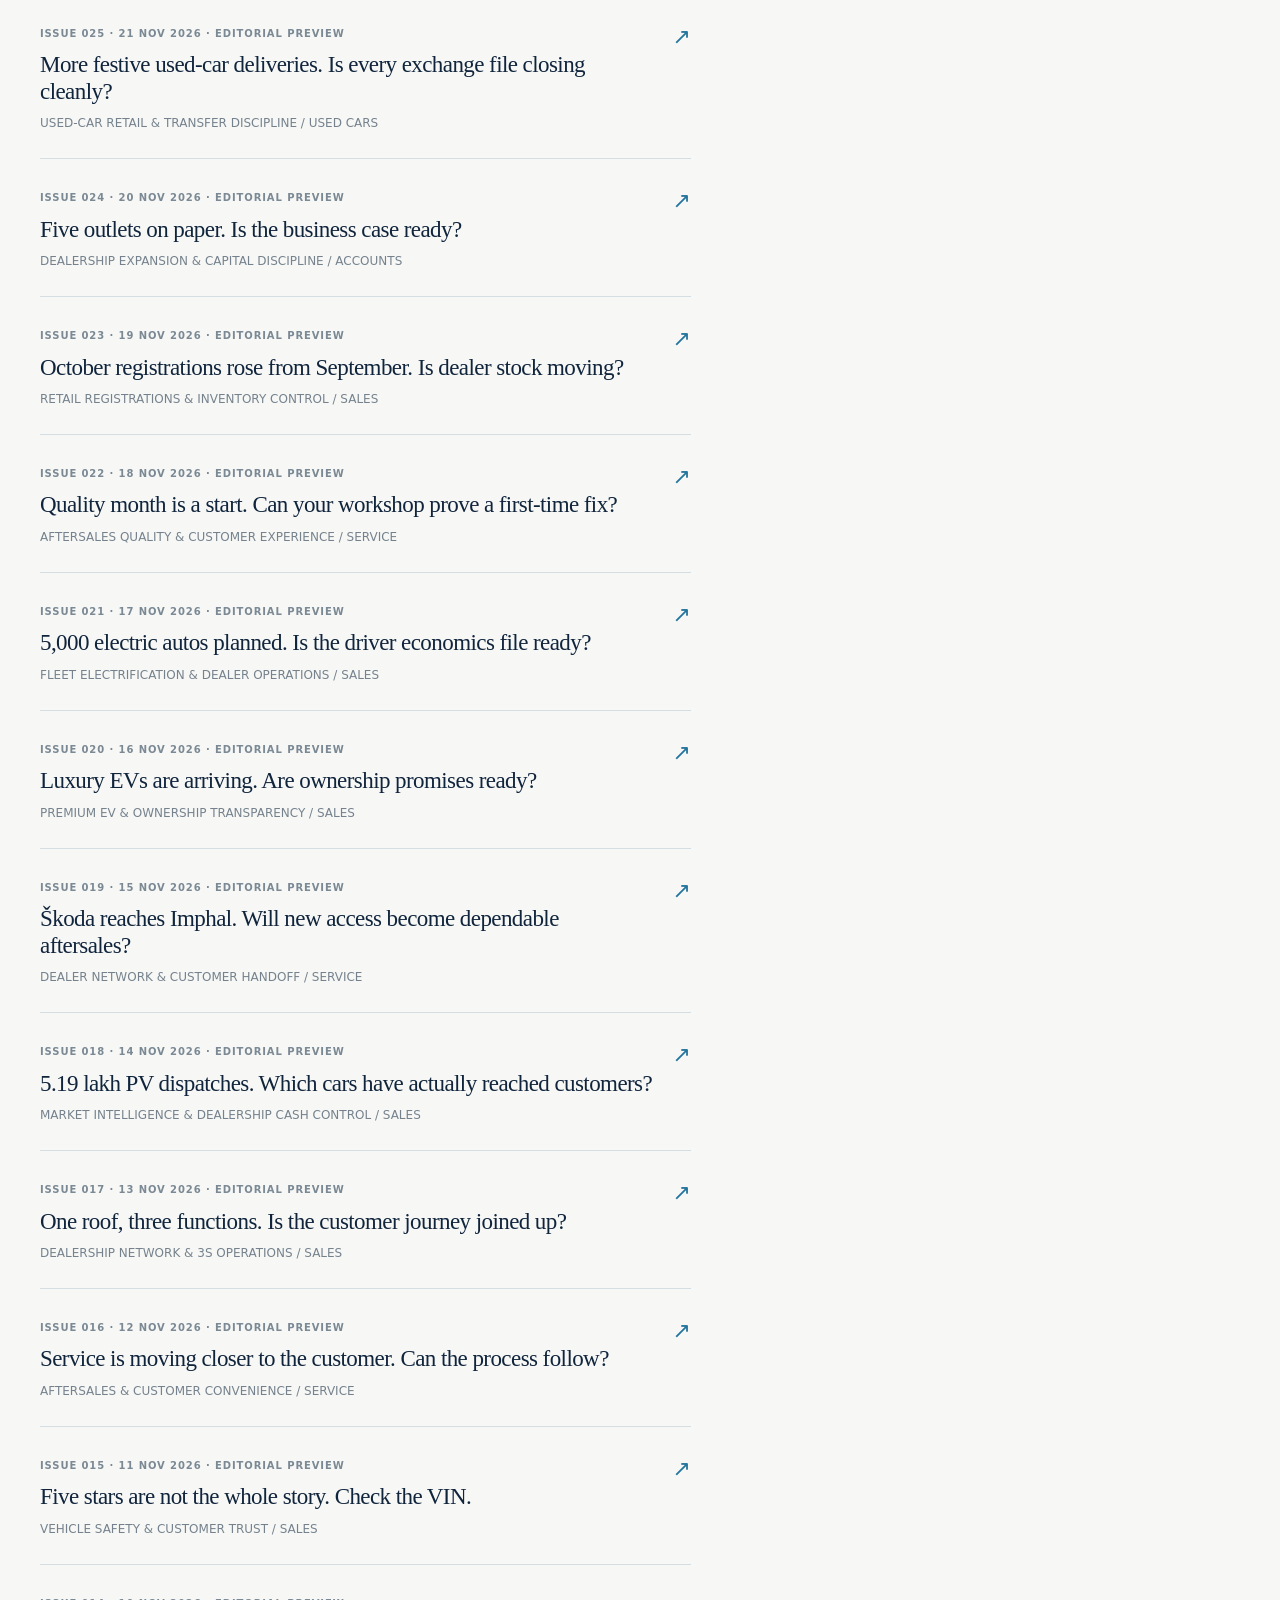
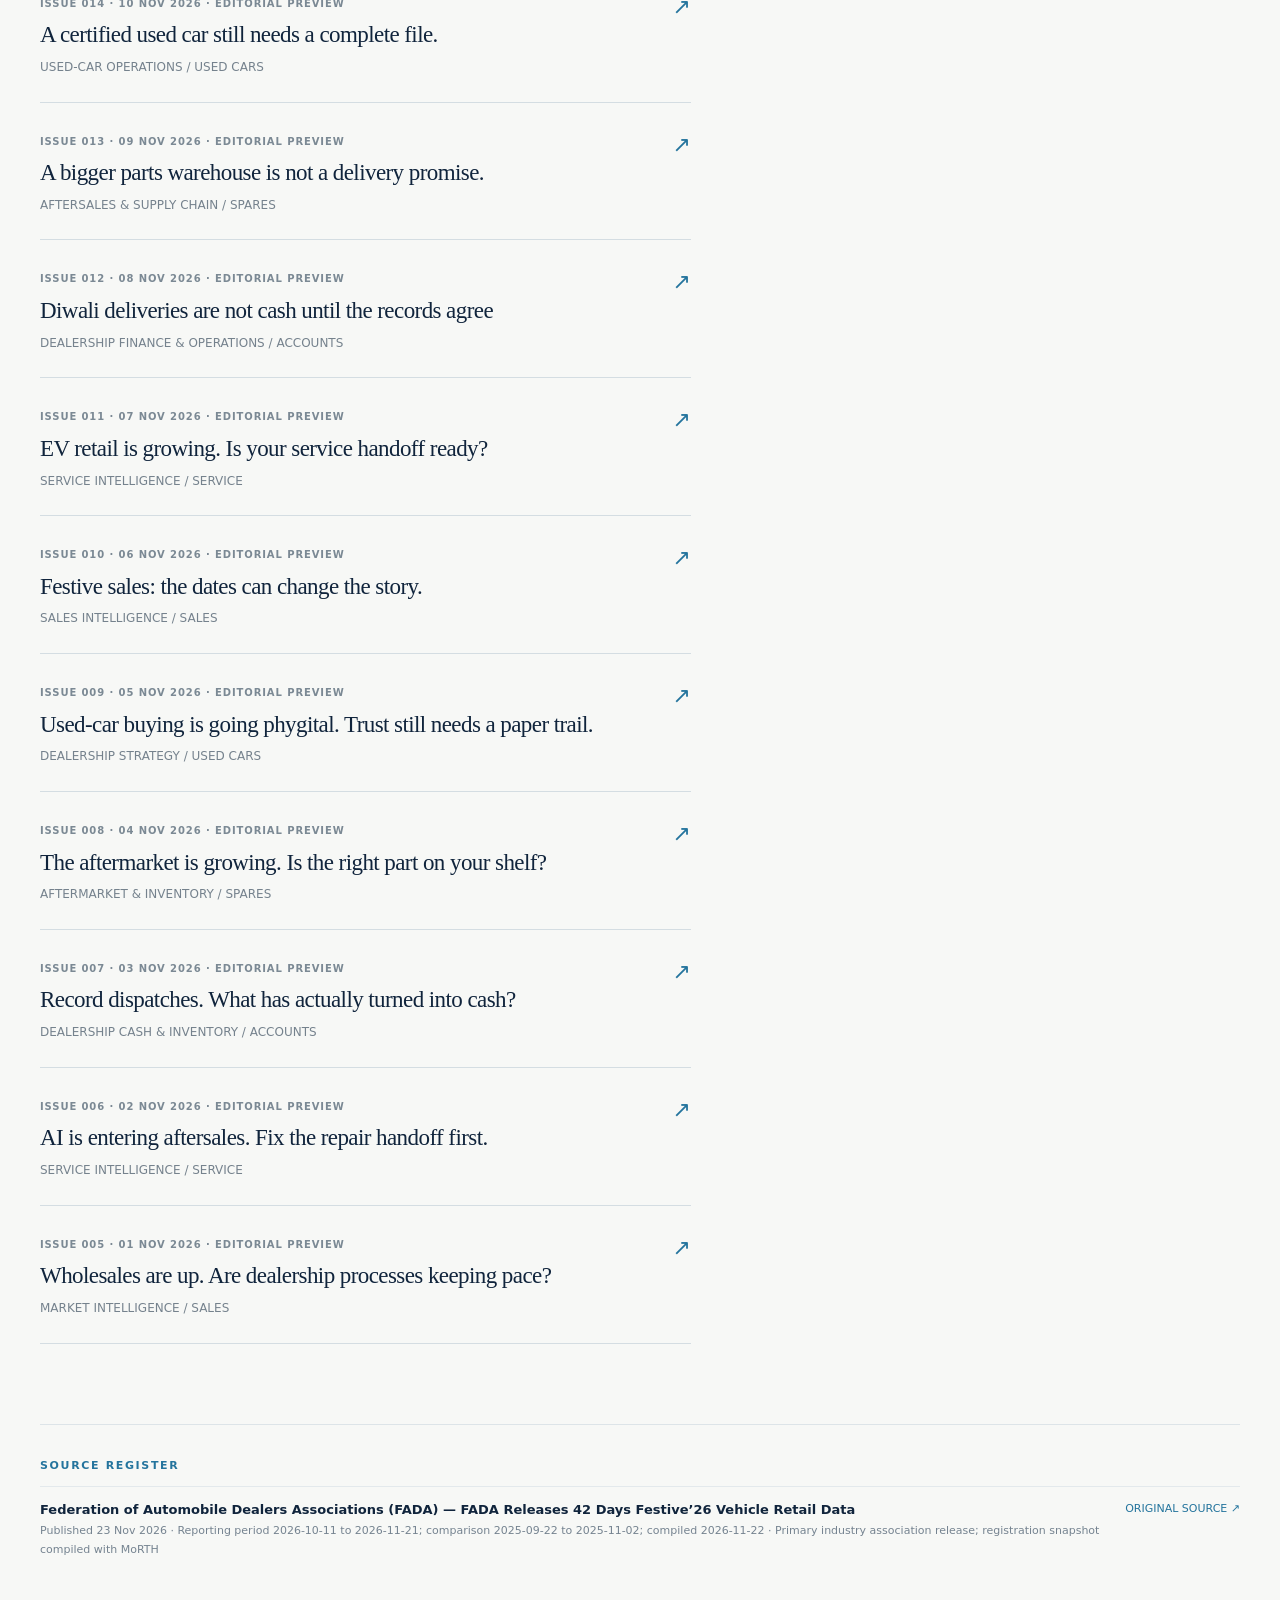
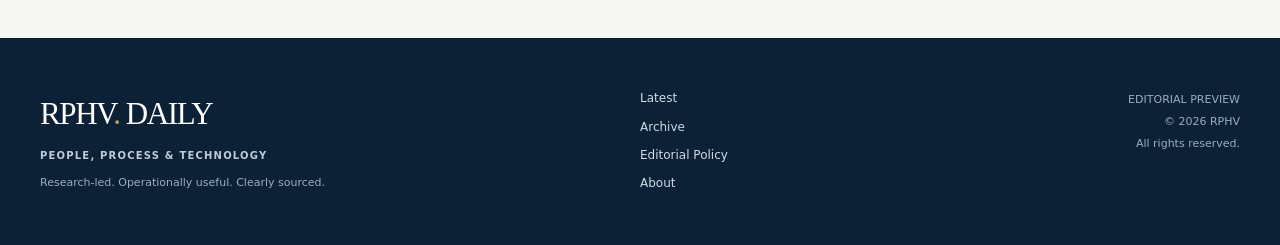
<file: rphv-daily/index.html>
<!doctype html>
<html lang="en">
<head>
  <meta charset="utf-8">
  <meta name="viewport" content="width=device-width, initial-scale=1">
  <meta name="theme-color" content="#10233c">
  <meta name="robots" content="noindex, nofollow">
  <meta name="description" content="RPHV Daily — evidence-led automotive dealership intelligence in sales, service, spares, used cars and accounts.">
  <title>RPHV DAILY | People, Process & Technology</title>
  <link rel="stylesheet" href="./styles.css">
  <script src="./app.js" defer></script>
</head>
<body>
  <a class="skip-link" href="#main">Skip to content</a>
  <div class="preview-ribbon" role="status"><span class="status-dot"></span> EDITORIAL PREVIEW <span class="ribbon-separator">/</span> DESIGN & CONTENT UNDER REVIEW</div>
  <header class="site-header">
    <div class="head-meta wrap">
      <span>INDEPENDENT AUTOMOTIVE BUSINESS INTELLIGENCE</span>
      <span id="today-date">INDIA / 01 NOV 2026</span>
    </div>
    <div class="masthead wrap">
      <a class="wordmark" href="#home" aria-label="RPHV Daily home">
        <span class="wordmark-main">RPHV<span class="wordmark-dot">.</span></span>
        <span class="wordmark-side">DAILY</span>
      </a>
      <div class="brand-meta">
        <span>PEOPLE, PROCESS & TECHNOLOGY</span>
        <span class="brand-small">Practical ideas for better dealership decisions</span>
      </div>
    </div>
    <nav class="nav-bar" aria-label="Main navigation">
      <div class="wrap nav-inner">
        <a class="nav-link" href="#home">LATEST</a>
        <a class="nav-link" href="#desks">FIVE DESKS</a>
        <a class="nav-link" href="#archive">ARCHIVE</a>
        <a class="nav-link" href="#standards">EDITORIAL STANDARDS</a>
        <a class="nav-link" href="#about">ABOUT RPHV</a>
        <span class="nav-spacer"></span>
        <a class="nav-link nav-utility" href="#sources">SOURCE REGISTER <span aria-hidden="true">↗</span></a>
      </div>
    </nav>
  </header>

  <main id="main">
    <div id="home-view" class="view">
      <section class="welcome wrap">
        <div class="eyebrow"><span class="accent-line"></span> THE DAILY BRIEF</div>
        <div class="welcome-row">
          <div>
            <h1>Better information.<br><em>Better decisions.</em></h1>
            <p class="welcome-text">A disciplined reading of automotive market data — connected to what dealership teams can actually do today.</p>
          </div>
          <div class="issue-stamp" id="issue-stamp"><span>EDITION</span><strong>005</strong><span>01 NOV 2026</span></div>
        </div>
      </section>

      <section class="lead-grid wrap" aria-label="Lead story">
        <article class="lead-feature" id="lead-feature">
          <div class="feature-topline"><span class="tag tag-light">THE LEAD STORY</span><span id="lead-date">01 NOV 2026</span></div>
          <div class="lead-inner">
            <div class="feature-decor" aria-hidden="true"><span></span><span></span><span></span></div>
            <div class="eyebrow light">THE RPHV PERSPECTIVE</div>
            <h2 id="lead-title">A dealership needs more than a sales headline.</h2>
            <p id="lead-summary">Researching the source and preparing the editorial edition.</p>
            <a id="lead-read" class="action-link" href="#issue-005">READ THE FULL ANALYSIS <span aria-hidden="true">↗</span></a>
          </div>
          <div class="lead-footer"><span>DATA BEFORE DRAMA</span><span>INSIGHT WITH ACCOUNTABILITY</span></div>
        </article>
        <aside class="evidence-column" aria-labelledby="evidence-heading">
          <div class="evidence-heading">
            <div class="eyebrow">THE NUMBERS, IN CONTEXT</div>
            <h3 id="evidence-heading">What the source actually says</h3>
          </div>
          <div class="metrics" id="metrics"><p>Loading verified source data…</p></div>
          <div class="evidence-note" id="evidence-note">Every market statistic is labelled with its period, source and measurement type.</div>
        </aside>
      </section>

      <section class="ticker wrap" aria-label="Source and methodology">
        <span class="ticker-label">SOURCE NOTE</span>
        <span id="source-note">Original data, reporting period, and wholesale-versus-retail distinction will appear here.</span>
        <a href="#sources">SEE EVIDENCE ↗</a>
      </section>

      <section class="desks-section wrap" id="desks" aria-labelledby="desks-heading">
        <div class="section-heading">
          <div><span class="eyebrow">THE OPERATIONAL VIEW</span><h2 id="desks-heading">Five desks. One daily discipline.</h2></div>
          <p>One practical check and one measurable indicator for every dealership function.</p>
        </div>
        <div class="desk-grid" id="desk-grid"></div>
      </section>

      <section class="workshop-band wrap" aria-labelledby="huddle-heading">
        <div class="workshop-label"><span>15</span><span>MINUTE<br>HUDDLE</span></div>
        <div><div class="eyebrow light">TURN READING INTO ACTION</div><h2 id="huddle-heading">A better meeting starts with one real exception.</h2><p id="huddle-summary"></p></div>
        <a class="workshop-link" href="#issue-005">SEE THE EXERCISE <span aria-hidden="true">↗</span></a>
      </section>

      <section class="lower-grid wrap">
        <div class="archive-block" id="archive">
          <div class="section-heading compact"><div><span class="eyebrow">THE RECORD</span><h2>Edition archive</h2></div></div>
          <div class="archive-search"><label class="sr-only" for="archive-query">Search editions</label><input type="search" id="archive-query" placeholder="Search editions, topics or departments…"><span aria-hidden="true">⌕</span></div>
          <div id="archive-list"></div>
        </div>
        <aside class="standards-block" id="standards">
          <span class="eyebrow">WHY YOU CAN TRUST THE PAGE</span>
          <h2>Evidence is part<br>of the design.</h2>
          <p>Facts, interpretation and recommendations are labelled separately. Every sourced figure is linked back to the primary publication and its correct reporting window.</p>
          <div class="standard-points">
            <div><span>01</span><strong>Primary-source first</strong><small>Official releases, filings and government publications.</small></div>
            <div><span>02</span><strong>Exact dates and definitions</strong><small>Wholesale, retail, survey and estimates never conflated.</small></div>
            <div><span>03</span><strong>Visible corrections</strong><small>Changes to factual reports are disclosed, not silently hidden.</small></div>
          </div>
          <a class="text-arrow" href="#policy">READ OUR EDITORIAL POLICY ↗</a>
        </aside>
      </section>

      <section class="sources-strip wrap" id="sources">
        <div class="eyebrow">SOURCE REGISTER</div>
        <div class="sources-content" id="source-list"><p>Source details are loading.</p></div>
      </section>
    </div>

    <div id="article-view" class="view hidden wrap">
      <a href="#home" class="back-link">← BACK TO RPHV DAILY</a>
      <div id="article-content"></div>
    </div>

    <div id="policy-view" class="view hidden wrap">
      <a href="#home" class="back-link">← BACK TO RPHV DAILY</a>
      <section class="policy-page">
        <span class="eyebrow">EDITORIAL GOVERNANCE</span><h1>Facts first.<br><em>Every day.</em></h1>
        <p class="big-intro">RPHV Daily is an AI-assisted publication with an evidence-led editorial process. Automated drafts are not automatically verified facts.</p>
        <div class="policy-grid">
          <div><span class="policy-number">01</span><h2>Original sources</h2><p>We prefer SIAM, FADA, VAHAN/MoRTH, RBI, government notifications, stock-exchange filings and official OEM communications. A secondary report is labelled as such and never silently substituted for an unavailable original.</p></div>
          <div><span class="policy-number">02</span><h2>Meaning of numbers</h2><p>Every number must show its reporting period, date of source publication, unit, geography and measurement basis. Manufacturer wholesales must never be represented as customer registrations, and estimates must not be represented as audited facts.</p></div>
          <div><span class="policy-number">03</span><h2>Review and approval</h2><p>Source-backed drafts undergo consistency checks. Unsupported or disputed claims are held back. While the portal remains in preview, no edition is represented as a fully approved public publication.</p></div>
          <div><span class="policy-number">04</span><h2>Corrections</h2><p>We will attach correction notes with what changed, when and why, while preserving the original reporting period. Substantive corrections should never be made invisibly.</p></div>
          <div><span class="policy-number">05</span><h2>Independence</h2><p>Practical process recommendations are editorial opinions, not official OEM instructions. Regulatory advice should cite primary law or rules and be checked against current requirements before application.</p></div>
          <div><span class="policy-number">06</span><h2>AI transparency</h2><p>AI may help research, summarise, draft and format. Source documents, not AI-generated text, are the evidence for factual claims. A missing source means the claim remains unverified.</p></div>
        </div>
      </section>
    </div>

    <div id="about-view" class="view hidden wrap">
      <a href="#home" class="back-link">← BACK TO RPHV DAILY</a>
      <section class="policy-page">
        <span class="eyebrow">ABOUT THE PUBLICATION</span><h1>Ideas grounded<br><em>in operations.</em></h1>
        <p class="big-intro">RPHV Daily brings automotive market intelligence closer to the decisions made by dealership owners, sales teams, service managers, parts teams, used-car operations and accounts departments.</p>
        <p>Our editorial objective is not to repeat the day's news. It is to identify what a credible development means, what teams should check and which metric deserves attention.</p>
        <div class="about-callout"><strong>PEOPLE</strong><strong>PROCESS</strong><strong>TECHNOLOGY</strong></div>
        <p>Published under the RPHV identity. The publication is independent of any single automobile manufacturer or dealership. This is an editorial preview while the design is being finalised.</p>
      </section>
    </div>
  </main>

  <footer class="footer">
    <div class="wrap footer-grid"><div><div class="footer-logo">RPHV<span>.</span> DAILY</div><p>PEOPLE, PROCESS & TECHNOLOGY</p><small>Research-led. Operationally useful. Clearly sourced.</small></div><div class="footer-links"><a href="#home">Latest</a><a href="#archive">Archive</a><a href="#policy">Editorial Policy</a><a href="#about">About</a></div><div class="footer-end">EDITORIAL PREVIEW<br>© <span id="copyright-year">2026</span> RPHV<br><small>All rights reserved.</small></div></div>
  </footer>
</body>
</html>
</file>
<file: assets/site.css>
@import url('https://fonts.googleapis.com/css2?family=DM+Sans:wght@400;500;600;700&family=Manrope:wght@400;500;600;700;800&display=swap');
:root{--navy:#101a2b;--navy2:#15253a;--ink:#142135;--muted:#526177;--blue:#0875ee;--pale:#f4f7fb;--line:#d9e1eb;--white:#fff;--max:1216px}*{box-sizing:border-box}html{scroll-behavior:smooth}body{margin:0;color:var(--ink);background:#fff;font:400 1rem/1.65 'DM Sans',Arial,sans-serif}a{color:inherit;text-decoration:none}button{font:inherit}img{max-width:100%;display:block}h1,h2,h3,p,blockquote{margin-top:0}h1,h2,h3{font-family:Manrope,Arial,sans-serif;letter-spacing:-.045em;line-height:1.12}h1{font-size:clamp(3rem,6.3vw,6rem);font-weight:600}h2{font-size:clamp(2.2rem,4.2vw,4rem);font-weight:600}h3{font-size:1.45rem;font-weight:600}p{margin-bottom:1.3rem}.wrap{width:min(calc(100% - 64px),var(--max));margin-inline:auto}.skip{position:absolute;left:10px;top:-90px;background:#fff;padding:10px 16px;z-index:100}.skip:focus{top:10px}.site-header{background:var(--navy);color:#fff;border-bottom:1px solid rgba(255,255,255,.13);position:relative;z-index:10}.header-inner{min-height:86px;display:flex;align-items:center;justify-content:space-between;gap:2rem}.brand{display:flex;flex-direction:column;width:max-content;gap:0}.brand img{width:154px;height:auto}.brand span{font-size:.59rem;letter-spacing:.48em;font-weight:700;margin-top:-2px}.site-header nav{display:flex;align-items:center;gap:clamp(1.1rem,2vw,2rem);font-size:.88rem;font-weight:600}.site-header nav>a:not(.nav-contact){color:#dbe5f1;transition:color .2s}.site-header nav>a:hover,.site-header nav>a[aria-current=page]{color:#fff}.nav-contact{display:inline-flex;align-items:center;gap:1.25rem;border:1px solid rgba(255,255,255,.4);padding:.7rem 1.1rem;border-radius:3px}.nav-contact:hover{background:#fff;color:var(--navy)}.menu-toggle{display:none}.eyebrow{font-size:.75rem;letter-spacing:.17em;font-weight:800;color:var(--blue);line-height:1.5;margin-bottom:1.5rem}.eyebrow.light{color:#80baff}em{font-style:normal;color:#65aafa}.hero{background:radial-gradient(circle at 70% 40%,#25466c 0%,#142940 37%,#101a2b 75%);color:#fff;overflow:hidden}.hero-layout{display:grid;grid-template-columns:1.17fr .83fr;min-height:620px;align-items:center;gap:3rem}.hero-copy{padding:6rem 0}.hero h1{max-width:760px;margin-bottom:1.5rem}.hero-intro{font-size:clamp(1.05rem,1.5vw,1.2rem);color:#cad6e5;max-width:560px;line-height:1.65}.hero-actions{display:flex;align-items:center;flex-wrap:wrap;gap:1.75rem;margin-top:2rem}.btn{display:inline-flex;gap:2.3rem;align-items:center;justify-content:space-between;padding:.9rem 1.2rem;font-size:.9rem;font-weight:800;border-radius:3px;min-height:52px;transition:transform .2s,background .2s}.btn:hover{transform:translateY(-3px)}.btn-white{background:#fff;color:#12213a}.btn-white:hover{background:#dfeeff}.btn-blue{background:var(--blue);color:#fff}.text-link{font-weight:800;font-size:.92rem;display:inline-flex;align-items:center;gap:1.1rem;color:var(--blue);border-bottom:1px solid currentColor;padding-bottom:.35rem}.text-link:hover{gap:1.5rem}.light-link{color:#fff}.hero-composition{position:relative;align-self:stretch;display:grid;align-content:center;min-height:480px}.hero-composition:before{content:'';position:absolute;inset:9% -30% 0 18%;border:1px solid rgba(171,206,247,.17);transform:skewY(-18deg)}.hero-outline{border-top:1px solid #6b8dad;border-bottom:1px solid #6b8dad;position:relative;transform:rotate(-5deg);padding:1.8rem 1rem;display:flex;flex-direction:column;gap:1rem;font:600 clamp(.8rem,1.1vw,1rem) Manrope;letter-spacing:.12em;color:#d6e8fc}.hero-outline span{border-bottom:1px solid rgba(255,255,255,.17);padding:.55rem}.hero-callout{position:absolute;bottom:13%;right:0;display:flex;align-items:center;gap:1.5rem;background:#0875ee;padding:1.3rem 1.7rem;box-shadow:0 18px 55px #08101d60;transform:rotate(2deg)}.hero-callout small{display:block;font-size:.65rem;letter-spacing:.12em;color:#d4e9ff}.hero-callout strong{display:block;font:600 1rem/1.4 Manrope}.callout-mark{font:700 2.8rem Manrope;line-height:1}.hero-foot{border-top:1px solid #ffffff32;display:flex;gap:2rem;justify-content:space-between;flex-wrap:wrap;padding:1.2rem 0 1.4rem;color:#b8c9dd;font-size:.7rem;letter-spacing:.15em;font-weight:700}.section{padding:clamp(4.5rem,8vw,8rem) 0}.split-heading{display:grid;grid-template-columns:1fr .67fr;align-items:end;gap:7rem;margin-bottom:3rem}.split-heading h2{max-width:660px;margin-bottom:0}.split-heading>p{max-width:510px;color:var(--muted);font-size:1.12rem;margin-bottom:.25rem}.service-grid{display:grid;grid-template-columns:repeat(4,1fr);border:1px solid var(--line)}.service-card{min-height:340px;padding:2rem 1.6rem;display:flex;flex-direction:column;border-right:1px solid var(--line);transition:background .2s}.service-card:last-child{border-right:0}.service-card:hover{background:var(--pale)}.card-index,.feature-card>span,.industry-grid article>span{font-size:.68rem;font-weight:800;letter-spacing:.13em;color:var(--blue)}.service-card h3{margin-top:3.2rem;min-height:3.2rem}.service-card p{color:var(--muted);font-size:.92rem;line-height:1.65}.card-arrow{margin-top:auto;align-self:flex-end;font-size:1.4rem;color:var(--blue)}.statement{background:var(--navy);color:#fff;padding:6rem 0}.statement-grid{display:grid;grid-template-columns:.35fr 1fr;gap:4rem}.statement blockquote{font:500 clamp(2rem,3.4vw,3.5rem)/1.3 Manrope;letter-spacing:-.04em;max-width:920px;margin:0 0 2rem}.feature-grid{display:grid;grid-template-columns:repeat(3,1fr);gap:1rem}.feature-card{background:var(--pale);padding:2rem;min-height:300px}.feature-card h3{margin-top:3rem}.feature-card p{color:var(--muted);margin-bottom:0}.section-end{margin-top:2.2rem}.cta-band{background:var(--blue);color:#fff;padding:3.7rem 0}.cta-inner{display:flex;align-items:end;justify-content:space-between;gap:2rem}.cta-inner h2{font-size:clamp(2rem,3.5vw,3.4rem);margin:0;max-width:750px}.cta-inner .eyebrow{margin-bottom:.7rem;color:#d9edff}.site-footer{background:#0b1422;color:#fff;padding:5rem 0 1.5rem}.footer-top{display:flex;justify-content:space-between;gap:4rem;padding-bottom:5rem}.footer-top>div>p{color:#aabbd0;margin-top:1.5rem}.footer-links{display:flex;gap:clamp(3rem,7vw,8rem)}.footer-links>div{display:flex;flex-direction:column;gap:.6rem}.footer-label{font-size:.7rem;letter-spacing:.16em;color:#6f9ec7;margin-bottom:.6rem;font-weight:800}.footer-links a{font-size:.92rem;color:#d5dfed}.footer-links a:hover{color:#fff;text-decoration:underline}.footer-bottom{border-top:1px solid #ffffff25;padding-top:1.4rem;display:flex;justify-content:space-between;gap:1rem;font-size:.78rem;color:#8ea2b8}.page-hero{background:radial-gradient(circle at 90% 10%,#28517b,#142b47 38%,#101a2b 75%);color:#fff;padding:clamp(5rem,9vw,9rem) 0}.page-hero h1{max-width:1000px;margin:0 0 1.6rem}.page-hero>div>p:last-child{color:#c7d4e3;font-size:1.22rem;max-width:690px;margin:0}.practice{scroll-margin-top:2rem;display:grid;grid-template-columns:.8fr 1fr;gap:5rem;padding:3.8rem 0;border-top:1px solid var(--line)}.practice:last-child{border-bottom:1px solid var(--line)}.practice .number{font:700 3.5rem Manrope;color:#cbdcf0}.practice .eyebrow{margin:.5rem 0}.practice h2{font-size:clamp(2rem,3.2vw,3rem);max-width:440px}.practice>div:nth-child(2)>p{font-size:1.12rem;color:var(--muted)}.practice ul{padding-left:1.2rem;line-height:2;color:#263b51}.practice li::marker{color:var(--blue)}.industry-grid{display:grid;grid-template-columns:1fr 1fr;gap:1rem}.industry-grid article{background:var(--pale);padding:3rem;min-height:330px}.industry-grid h2{font-size:clamp(2rem,3vw,3rem);margin-top:3rem}.industry-grid p{color:var(--muted);max-width:500px}.quote-section{background:#eef4fa;padding:5rem 0}.quote-section p:not(.eyebrow){font:600 clamp(1.8rem,3vw,3rem)/1.35 Manrope;letter-spacing:-.035em;max-width:860px}.approach-list article{display:grid;grid-template-columns:110px 1fr;gap:3rem;padding:2.4rem 0;border-top:1px solid var(--line)}.approach-list article:last-child{border-bottom:1px solid var(--line)}.approach-list article>span{font:700 2rem Manrope;color:var(--blue)}.approach-list h2{font-size:clamp(1.8rem,2.8vw,2.8rem);margin-bottom:.6rem}.approach-list p{font-size:1.1rem;color:var(--muted);max-width:700px;margin:0}.about-grid{display:grid;grid-template-columns:.75fr 1fr;gap:6rem}.rich-text p{font-size:1.12rem;color:var(--muted)}.leader-section{background:var(--pale);padding:5rem 0}.leader-grid{display:grid;grid-template-columns:.75fr 1fr;align-items:center;gap:6rem}.leader-monogram{background:var(--navy);aspect-ratio:1.1;display:flex;align-items:center;justify-content:center;font:700 clamp(4rem,9vw,9rem) Manrope;color:#fff;letter-spacing:-.12em}.leader-monogram span{color:var(--blue)}.leader-grid h2{margin-bottom:.5rem}.leader-grid p:last-child{font-size:1.1rem;color:var(--muted)}.leader-role{color:var(--blue);font-weight:700}.contact-grid{display:grid;grid-template-columns:.8fr 1fr;gap:7rem}.contact-grid h2{max-width:430px}.contact-grid>div:first-child>p:last-child{color:var(--muted);font-size:1.1rem;max-width:430px}.contact-options{border-top:1px solid var(--line)}.contact-options>a{display:grid;grid-template-columns:1fr auto;align-items:center;gap:.3rem;padding:1.5rem 0;border-bottom:1px solid var(--line)}.contact-options>a>span:first-child,.contact-location span{grid-column:1/-1;color:var(--blue);font-size:.7rem;font-weight:800;letter-spacing:.14em}.contact-options strong{font:600 clamp(1.2rem,2vw,1.7rem) Manrope;letter-spacing:-.03em}.contact-options>a:hover strong{text-decoration:underline}.contact-location{padding:1.5rem 0}.contact-location strong{display:block;font-size:1.35rem;margin-top:.5rem}.contact-location p{color:var(--muted)}.not-found{min-height:100vh;display:flex;flex-direction:column;align-items:flex-start;justify-content:center;padding:3rem;max-width:700px;margin:auto}.not-found h1{font-size:3rem}
@media(max-width:980px){.site-header nav{gap:1rem}.hero-layout{grid-template-columns:1fr}.hero-copy{padding:5rem 0 1rem}.hero-composition{min-height:290px;max-width:530px;width:100%;margin:0 auto 2rem}.hero-callout{bottom:4%}.service-grid{grid-template-columns:repeat(2,1fr)}.service-card:nth-child(2){border-right:0}.service-card:nth-child(-n+2){border-bottom:1px solid var(--line)}.split-heading{gap:3rem}.contact-grid{gap:3rem}}
@media(max-width:700px){.wrap{width:min(calc(100% - 36px),var(--max))}.header-inner{min-height:72px}.brand img{width:128px}.brand span{font-size:.49rem}.menu-toggle{display:flex;flex-direction:column;gap:6px;align-items:center;justify-content:center;background:none;border:1px solid #ffffff70;width:43px;height:42px;border-radius:2px;cursor:pointer}.menu-toggle span{width:20px;height:2px;background:#fff}.site-header nav{display:none;position:absolute;top:72px;left:0;right:0;background:var(--navy2);padding:1.1rem 18px 1.4rem;flex-direction:column;align-items:stretch;box-shadow:0 15px 30px #07101f70}.site-header nav.open{display:flex}.site-header nav a{padding:.65rem}.nav-contact{justify-content:space-between}.hero-layout{gap:0;min-height:0}.hero-copy{padding:5rem 0 1rem}.hero h1{font-size:clamp(2.7rem,12vw,4.6rem)}.hero-composition{min-height:270px}.hero-outline{max-width:85%}.hero-callout{right:0;padding:.9rem;gap:.8rem}.callout-mark{font-size:2rem}.hero-foot{gap:.6rem 1.2rem;justify-content:flex-start;font-size:.6rem}.section{padding:4.5rem 0}.split-heading,.statement-grid,.practice,.about-grid,.leader-grid,.contact-grid{grid-template-columns:1fr;gap:1.5rem}.split-heading{margin-bottom:2rem}.split-heading>p{font-size:1rem}.service-grid,.feature-grid,.industry-grid{grid-template-columns:1fr}.service-card{min-height:240px;border-right:0;border-bottom:1px solid var(--line)!important}.service-card:last-child{border-bottom:0!important}.service-card h3,.feature-card h3,.industry-grid h2{margin-top:2rem;min-height:0}.statement{padding:4.5rem 0}.statement blockquote{font-size:2rem}.feature-card,.industry-grid article{min-height:0;padding:1.7rem}.cta-inner{align-items:start;flex-direction:column}.footer-top{flex-direction:column;gap:2rem;padding-bottom:3rem}.footer-links{gap:3rem;flex-wrap:wrap}.footer-bottom{flex-direction:column}.page-hero{padding:5rem 0}.page-hero h1{font-size:clamp(2.7rem,11vw,4.5rem)}.page-hero>div>p:last-child{font-size:1.05rem}.practice{gap:0;padding:2.8rem 0}.practice .number{font-size:2.3rem}.practice>div:nth-child(2)>p{font-size:1rem}.approach-list article{grid-template-columns:55px 1fr;gap:1rem}.approach-list article>span{font-size:1.3rem}.approach-list p{font-size:1rem}.leader-monogram{max-width:340px}.contact-grid{gap:2.5rem}}
@media(prefers-reduced-motion:reduce){html{scroll-behavior:auto}*,*:before,*:after{transition:none!important;animation:none!important}}
</file>
<file: rphv-daily/styles.css>
:root{--navy:#10243c;--navy2:#172f4e;--deep:#091a30;--ink:#1a2c3e;--muted:#697787;--paper:#f7f8f6;--white:#fff;--line:#dde4e8;--gold:#c4a16d;--blue:#24749d;--subtle:#f0f3f4;--shadow:0 18px 54px rgba(9,26,48,.10)}*{box-sizing:border-box}html{scroll-behavior:smooth}body{margin:0;background:var(--paper);color:var(--ink);font-family:Inter,"Segoe UI",system-ui,-apple-system,BlinkMacSystemFont,Arial,sans-serif;-webkit-font-smoothing:antialiased;line-height:1.6}a{color:inherit;text-decoration:none}button,input{font:inherit}.wrap{width:min(1200px,calc(100% - 58px));margin:auto}h1,h2,h3,p{margin-top:0}h1,h2,h3{line-height:1.16;letter-spacing:-.025em}p{line-height:1.72}.hidden{display:none!important}.sr-only{position:absolute;width:1px;height:1px;padding:0;margin:-1px;overflow:hidden;clip:rect(0,0,0,0);white-space:nowrap;border:0}.skip-link{position:absolute;left:-1000px;top:5px;background:white;padding:9px;z-index:99}.skip-link:focus{left:10px}.preview-ribbon{min-height:34px;display:flex;justify-content:center;align-items:center;gap:12px;background:#ead8b1;color:#564022;font-size:10px;font-weight:800;letter-spacing:.14em;text-align:center;padding:8px 14px}.status-dot{width:7px;height:7px;border-radius:100%;background:#9b6b22}.ribbon-separator{color:#ad8652}.site-header{background:white;border-bottom:1px solid var(--line)}.head-meta{display:flex;justify-content:space-between;align-items:center;padding-top:12px;padding-bottom:11px;border-bottom:1px solid var(--line);font-size:10px;letter-spacing:.13em;font-weight:750;color:#647486}.masthead{display:flex;align-items:center;justify-content:space-between;gap:30px;padding-top:26px;padding-bottom:27px}.wordmark{display:inline-flex;align-items:baseline;color:var(--navy);gap:13px;white-space:nowrap;letter-spacing:-.065em}.wordmark-main{font-family:Georgia,"Times New Roman",serif;font-size:clamp(43px,5.7vw,74px);font-weight:800;line-height:.95}.wordmark-dot{color:var(--gold)}.wordmark-side{font-size:clamp(21px,3vw,38px);font-weight:825;letter-spacing:.21em;line-height:1}.brand-meta{text-align:right;display:flex;flex-direction:column;font-size:11px;letter-spacing:.17em;font-weight:850;color:var(--navy)}.brand-small{color:var(--muted);font-size:11px;font-weight:500;letter-spacing:0;margin-top:7px}.nav-bar{border-top:1px solid var(--line)}.nav-inner{display:flex;align-items:center;gap:29px;min-height:51px;overflow-x:auto;scrollbar-width:none}.nav-inner::-webkit-scrollbar{display:none}.nav-link{font-size:10px;letter-spacing:.13em;font-weight:840;white-space:nowrap;color:#4e5c6a;padding:17px 0;transition:color .2s}.nav-link:hover,.nav-link:focus-visible{color:var(--blue)}.nav-spacer{flex:1}.nav-utility{color:var(--blue)}.eyebrow{color:var(--blue);font-weight:800;font-size:11px;letter-spacing:.15em;text-transform:uppercase}.eyebrow.light{color:#c1d9e8}.accent-line{display:inline-block;width:21px;height:2px;background:var(--gold);vertical-align:middle;margin-right:7px}.welcome{padding-top:55px;padding-bottom:29px}.welcome-row{display:flex;align-items:flex-end;justify-content:space-between;gap:18px}.welcome h1,.policy-page h1{font-family:Georgia,"Times New Roman",serif;font-weight:500;font-size:clamp(43px,5.3vw,72px);color:var(--navy);line-height:1.05;letter-spacing:-.045em;margin:13px 0 12px}.welcome h1 em,.policy-page h1 em{color:#3c6989;font-weight:400}.welcome-text{max-width:690px;color:var(--muted);font-size:15px;margin:0}.issue-stamp{min-width:128px;display:flex;align-items:center;flex-direction:column;border-left:1px solid #ccd5d9;padding-left:24px;color:var(--navy)}.issue-stamp span{font-size:10px;letter-spacing:.13em;font-weight:800;white-space:nowrap}.issue-stamp strong{font-family:Georgia,serif;font-size:49px;line-height:1.08;font-weight:500}.lead-grid{display:grid;grid-template-columns:minmax(0,1.38fr) minmax(310px,.78fr);gap:22px;align-items:stretch}.lead-feature{background:var(--navy);color:white;min-height:495px;display:flex;flex-direction:column;position:relative;overflow:hidden;border-radius:4px}.lead-feature:after{content:"";width:350px;height:350px;border:1px solid rgba(255,255,255,.11);border-radius:100%;position:absolute;right:-136px;top:80px;box-shadow:0 0 0 55px rgba(255,255,255,.026),0 0 0 120px rgba(255,255,255,.021);pointer-events:none}.feature-topline,.lead-footer{display:flex;justify-content:space-between;align-items:center;gap:14px;position:relative;z-index:2;padding:25px 34px;font-size:10px;font-weight:760;letter-spacing:.11em}.feature-topline{border-bottom:1px solid rgba(255,255,255,.19);color:#d9e5ef}.tag{display:inline-flex;padding:7px 10px;border:1px solid #dae1e6;border-radius:2px;color:var(--navy);font-size:9px;letter-spacing:.12em;font-weight:850}.tag-light{border:1px solid #59718c;color:white}.lead-inner{padding:37px 38px 28px;position:relative;z-index:2;flex:1}.lead-inner h2{font-family:Georgia,serif;font-size:clamp(39px,4.2vw,59px);font-weight:500;line-height:1.1;max-width:570px;margin:14px 0 20px;letter-spacing:-.04em}.lead-inner p{max-width:520px;font-size:15px;color:#e0e8f0;line-height:1.8}.action-link{display:inline-flex;align-items:center;gap:25px;margin-top:18px;color:#fff;border-bottom:1px solid var(--gold);padding-bottom:10px;font-size:11px;font-weight:850;letter-spacing:.13em}.action-link:hover{color:#d8bd8e}.feature-decor{display:flex;gap:5px;position:absolute;right:34px;bottom:20px;transform:rotate(-90deg);opacity:.3}.feature-decor span{display:block;width:11px;height:52px;border:1px solid white}.feature-decor span:nth-child(2){height:73px}.feature-decor span:nth-child(3){height:24px}.lead-footer{border-top:1px solid rgba(255,255,255,.17);color:#afc3d4;padding-top:16px;padding-bottom:16px}.evidence-column{display:flex;flex-direction:column;background:#fff;border:1px solid var(--line);padding:26px 27px;border-radius:4px}.evidence-heading{margin-bottom:7px}.evidence-heading h3{font-family:Georgia,serif;font-weight:500;font-size:26px;color:var(--navy);margin:12px 0 0;line-height:1.2}.metric{padding:19px 0 21px;border-bottom:1px solid var(--line)}.metric:last-child{border:0}.metric-value{font-family:Georgia,serif;font-size:41px;color:var(--navy);line-height:1.12;letter-spacing:-.045em}.metric-label{font-size:12px;color:#33485d;font-weight:780;margin-top:6px}.metric-context{font-size:11px;color:#697887;margin-top:5px;line-height:1.6}.evidence-note{font-size:11px;color:#65717c;border-top:1px solid var(--line);margin-top:auto;padding-top:17px}.ticker{border-bottom:1px solid #d6dfe3;display:flex;align-items:center;gap:15px;padding-top:18px;padding-bottom:18px;margin-bottom:72px}.ticker-label{background:#e9eff2;color:var(--navy);font-size:9px;font-weight:870;letter-spacing:.12em;padding:8px 11px;white-space:nowrap}.ticker #source-note{font-size:12px;color:#526274;line-height:1.6;flex:1}.ticker>a{font-size:10px;font-weight:800;color:var(--blue);white-space:nowrap}.section-heading{display:flex;justify-content:space-between;align-items:end;gap:25px;margin-bottom:24px}.section-heading h2{font-family:Georgia,serif;font-weight:500;font-size:clamp(30px,3vw,42px);color:var(--navy);margin:9px 0 0}.section-heading p{max-width:360px;font-size:13px;color:var(--muted);margin-bottom:1px}.desk-grid{display:grid;grid-template-columns:repeat(6,minmax(0,1fr));gap:14px}.desk-card{grid-column:span 2;min-height:258px;background:#fff;border:1px solid var(--line);padding:26px;position:relative;border-radius:3px;transition:transform .2s,box-shadow .2s}.desk-card:nth-child(4),.desk-card:nth-child(5){grid-column:span 3}.desk-card:hover{transform:translateY(-3px);box-shadow:var(--shadow)}.desk-num{color:#acbac3;font-family:Georgia,serif;font-size:18px}.desk-title{font-size:11px;font-weight:860;letter-spacing:.15em;color:var(--blue);margin-top:17px}.desk-card h3{font-family:Georgia,serif;font-size:24px;font-weight:500;margin:8px 0 12px;color:var(--navy);line-height:1.24}.desk-card p{font-size:13px;color:#546779;margin:0}.desk-metric{border-top:1px solid var(--line);margin-top:21px;padding-top:13px;font-size:11px;color:#44586b}.desk-metric strong{color:var(--navy)}.desk-card>a{display:block;position:absolute;inset:0}.desk-card>a:focus-visible{outline:3px solid var(--blue);outline-offset:3px}.desk-section{margin-bottom:69px}.workshop-band{margin-top:68px;background:#1d3c58;display:grid;grid-template-columns:100px 1fr auto;gap:25px;align-items:center;padding:31px 40px;border-radius:3px;color:white}.workshop-label{border-right:1px solid rgba(255,255,255,.22);padding-right:24px;display:flex;flex-direction:column;gap:3px}.workshop-label span:first-child{font-family:Georgia,serif;font-size:68px;line-height:.85}.workshop-label span:nth-child(2){font-size:10px;font-weight:800;letter-spacing:.1em;line-height:1.35}.workshop-band h2{font-family:Georgia,serif;font-size:28px;font-weight:500;margin:8px 0}.workshop-band p{margin:0;color:#d1dee8;font-size:13px}.workshop-link{display:inline-flex;white-space:nowrap;gap:8px;align-self:center;border:1px solid #668099;padding:14px 17px;font-size:10px;font-weight:850;letter-spacing:.1em}.workshop-link:hover{background:white;color:var(--navy)}.lower-grid{display:grid;grid-template-columns:1fr .76fr;gap:55px;margin-top:90px;margin-bottom:80px}.section-heading.compact{margin-bottom:23px}.archive-search{position:relative}.archive-search input{background:transparent;width:100%;padding:13px 32px 13px 0;border:0;border-bottom:1px solid #aab8c3;border-radius:0;outline:none;color:var(--navy);font-size:13px}.archive-search input:focus{border-color:var(--blue)}.archive-search span{position:absolute;right:7px;top:5px;font-size:29px;color:#80929d}.archive-item{display:flex;justify-content:space-between;gap:20px;padding:24px 0;border-bottom:1px solid #d4dde2;align-items:start}.archive-item .archive-date{font-size:10px;letter-spacing:.09em;color:#7b8994;font-weight:790}.archive-item h3{font-family:Georgia,serif;font-weight:500;font-size:23px;color:var(--navy);margin:8px 0}.archive-item p{color:#75828d;font-size:12px;margin:0}.archive-item>a{color:var(--blue);font-size:22px}.no-results{font-size:13px;color:var(--muted);padding-top:24px}.standards-block{background:#ebf0f2;padding:37px 34px 31px;border-radius:3px;align-self:start}.standards-block h2{font-family:Georgia,serif;font-size:35px;font-weight:500;line-height:1.15;color:var(--navy);margin:11px 0 16px}.standards-block>p{font-size:13px;color:#5a6c79}.standard-points{margin:24px 0}.standard-points>div{display:grid;grid-template-columns:31px 1fr;column-gap:10px;padding:14px 0;border-top:1px solid #cfdbe1}.standard-points span{grid-row:span 2;color:#9a875e;font-family:Georgia,serif;font-size:17px}.standard-points strong{font-size:13px;color:var(--navy)}.standard-points small{font-size:11px;color:#697d89;line-height:1.65}.text-arrow{font-size:10px;letter-spacing:.12em;font-weight:860;border-bottom:1px solid var(--gold);padding-bottom:8px;color:var(--navy)}.sources-strip{padding:32px 0 66px;border-top:1px solid var(--line)}.sources-strip .eyebrow{margin-bottom:12px}.sources-content{font-size:12px;color:#596c79}.source-entry{display:flex;align-items:start;justify-content:space-between;gap:25px;padding:13px 0;border-top:1px solid #e3e9ec}.source-entry strong{font-size:13px;color:var(--navy)}.source-entry span{color:#758390;font-size:11px}.source-entry a{font-size:11px;color:var(--blue);white-space:nowrap}.footer{background:#0c2036;color:white;padding:51px 0}.footer-grid{display:grid;grid-template-columns:2fr 1fr 1fr;gap:25px}.footer-logo{font-family:Georgia,serif;font-size:31px;font-weight:500;letter-spacing:-.045em}.footer-logo span{color:var(--gold)}.footer p{font-size:10px;font-weight:850;letter-spacing:.12em;color:#bccbd8;margin:8px 0 4px}.footer small,.footer-end{font-size:11px;color:#9aafc0}.footer-links{display:flex;flex-direction:column;gap:9px;font-size:12px;color:#cddbe6}.footer-end{text-align:right;line-height:2}.back-link{display:inline-flex;padding:36px 0 24px;color:var(--blue);font-size:11px;font-weight:870;letter-spacing:.12em}.article-head{max-width:960px;padding:22px 0 30px}.article-head h1{font-family:Georgia,serif;color:var(--navy);font-size:clamp(42px,5vw,72px);font-weight:500;line-height:1.08;margin:13px 0 17px}.article-dek{font-size:clamp(17px,2vw,22px);color:#607280;line-height:1.6;max-width:900px}.article-info{display:flex;align-items:center;gap:13px;flex-wrap:wrap;color:#647587;font-size:11px;font-weight:760;letter-spacing:.09em;padding-top:12px}.article-info span{padding-right:13px;border-right:1px solid #cdd7dd}.article-layout{display:grid;grid-template-columns:minmax(0,1fr) 300px;gap:60px;padding-top:28px;padding-bottom:65px;border-top:1px solid var(--line)}.article-body h2{font-family:Georgia,serif;font-weight:500;font-size:30px;color:var(--navy);margin-top:35px}.article-body p{font-size:16px;color:#415465;line-height:1.9}.article-body ul{color:#415465;padding-left:20px;line-height:1.9}.article-body li{margin-bottom:7px}.article-aside{align-self:start;position:sticky;top:18px}.article-aside .aside-panel{background:#fff;border:1px solid var(--line);padding:25px}.aside-panel h3{font-family:Georgia,serif;font-size:24px;font-weight:500;color:var(--navy)}.aside-panel .metric-value{font-size:33px}.aside-metric{border-top:1px solid var(--line);padding:15px 0}.aside-panel small{font-size:11px;color:#7b8996}.five-checks{margin-top:26px;border-top:1px solid #cbd6db}.five-check{padding:24px 0;border-bottom:1px solid #cbd6db}.five-check .eyebrow{font-size:10px}.five-check h3{font-family:Georgia,serif;font-size:23px;font-weight:500;margin:8px 0;color:var(--navy)}.five-check p{margin:6px 0;font-size:14px}.five-check .check-metric{font-size:12px;color:#2e6384}.article-huddle{margin-top:35px;background:var(--navy);color:#eef5f7;padding:30px 34px}.article-huddle h2{color:white;margin:7px 0 17px}.article-huddle ol{padding-left:23px}.article-huddle li{padding:5px 0;font-size:14px}.article-sources{padding:20px 0;margin-top:32px}.article-sources h2{font-size:27px}.article-sources a{color:var(--blue);text-decoration:underline;text-underline-offset:3px}.article-caution{border-left:3px solid var(--gold);background:#edf1f2;padding:17px 20px;font-size:13px;color:#566977;line-height:1.7;margin:28px 0}.policy-page{max-width:1050px;padding:20px 0 90px}.policy-page h1{margin-top:17px}.big-intro{max-width:800px;color:#5b7180;font-size:20px;line-height:1.7}.policy-grid{display:grid;grid-template-columns:1fr 1fr;gap:30px 55px;border-top:1px solid var(--line);padding-top:27px;margin-top:40px}.policy-grid>div{border-bottom:1px solid var(--line);padding:0 0 22px}.policy-number{font-family:Georgia,serif;color:var(--gold);font-size:27px}.policy-grid h2{font-family:Georgia,serif;font-size:27px;font-weight:500;color:var(--navy);margin:6px 0 10px}.policy-grid p,.policy-page>p:not(.big-intro){font-size:15px;color:#5f7280;line-height:1.85}.about-callout{display:flex;flex-wrap:wrap;gap:15px;margin:34px 0}.about-callout strong{background:var(--navy);color:white;padding:14px 21px;font-size:12px;letter-spacing:.14em}@media(max-width:960px){.lead-grid{grid-template-columns:1fr}.evidence-column{display:block}.metrics{display:grid;grid-template-columns:repeat(3,1fr);gap:15px}.metric{border-bottom:0;border-right:1px solid var(--line);padding:14px 9px}.metric:last-child{border-right:0}.evidence-note{margin-top:15px}.lower-grid{gap:28px}.workshop-band{grid-template-columns:80px 1fr}.workshop-link{grid-column:2;justify-self:start}.article-layout{grid-template-columns:1fr}.article-aside{position:static}.aside-panel{display:grid;grid-template-columns:repeat(3,1fr);gap:15px}.aside-panel h3,.aside-panel>small{grid-column:1/-1}.article-aside .aside-panel{padding:20px}}@media(max-width:670px){.wrap{width:min(100% - 32px,1200px)}.preview-ribbon{font-size:8px;letter-spacing:.08em}.head-meta{font-size:8px}.head-meta span:first-child{max-width:190px}.masthead{padding:22px 0;align-items:start;flex-direction:column;gap:13px}.wordmark-main{font-size:49px}.wordmark-side{font-size:25px}.brand-meta{text-align:left;font-size:9px}.brand-small{font-size:10px}.nav-inner{gap:24px;min-height:44px}.nav-link{font-size:9px;padding:14px 0}.welcome{padding-top:39px}.welcome h1{font-size:48px}.welcome-row{align-items:start}.welcome-text{font-size:13px}.issue-stamp{min-width:72px;padding-left:13px;margin-top:12px}.issue-stamp strong{font-size:31px}.issue-stamp span{font-size:8px}.lead-feature{min-height:495px}.feature-topline,.lead-footer{padding:20px;font-size:9px}.lead-inner{padding:35px 23px}.lead-inner h2{font-size:43px}.lead-inner p{font-size:14px}.lead-footer{font-size:8px}.evidence-column{padding:23px}.evidence-heading h3{font-size:25px}.metrics{gap:9px}.metric{padding:10px 6px}.metric-value{font-size:28px}.metric-label{font-size:10px}.metric-context{font-size:10px}.ticker{align-items:flex-start;flex-direction:column;gap:10px;margin-bottom:55px}.ticker #source-note{font-size:11px}.section-heading{align-items:start;flex-direction:column;gap:7px}.section-heading h2{font-size:34px}.section-heading p{font-size:12px}.desk-grid{grid-template-columns:1fr;gap:11px}.desk-card,.desk-card:nth-child(4),.desk-card:nth-child(5){grid-column:span 1;min-height:0;padding:23px}.desk-card h3{font-size:23px}.desk-card p{font-size:12px}.workshop-band{grid-template-columns:1fr;gap:20px;padding:25px;margin-top:49px}.workshop-label{border-right:0;border-bottom:1px solid #71879a;padding:0 0 15px;flex-direction:row;align-items:center;gap:12px}.workshop-label span:first-child{font-size:50px}.workshop-label span:nth-child(2){font-size:9px}.workshop-link{grid-column:1}.workshop-band h2{font-size:26px}.lower-grid{grid-template-columns:1fr;margin:58px auto}.standards-block{padding:26px}.sources-strip{padding-bottom:44px}.source-entry{flex-direction:column;gap:6px}.footer-grid{grid-template-columns:1fr 1fr}.footer-grid>div:first-child{grid-column:1/-1}.footer-end{text-align:left}.article-head h1{font-size:44px}.article-dek{font-size:17px}.article-layout{gap:23px}.article-body p{font-size:15px}.aside-panel{grid-template-columns:1fr}.aside-panel h3,.aside-panel>small{grid-column:auto}.policy-grid{grid-template-columns:1fr;gap:20px}.policy-page h1{font-size:49px}.big-intro{font-size:17px}}@media(prefers-reduced-motion:reduce){html{scroll-behavior:auto}*{transition:none!important}}
</file>
